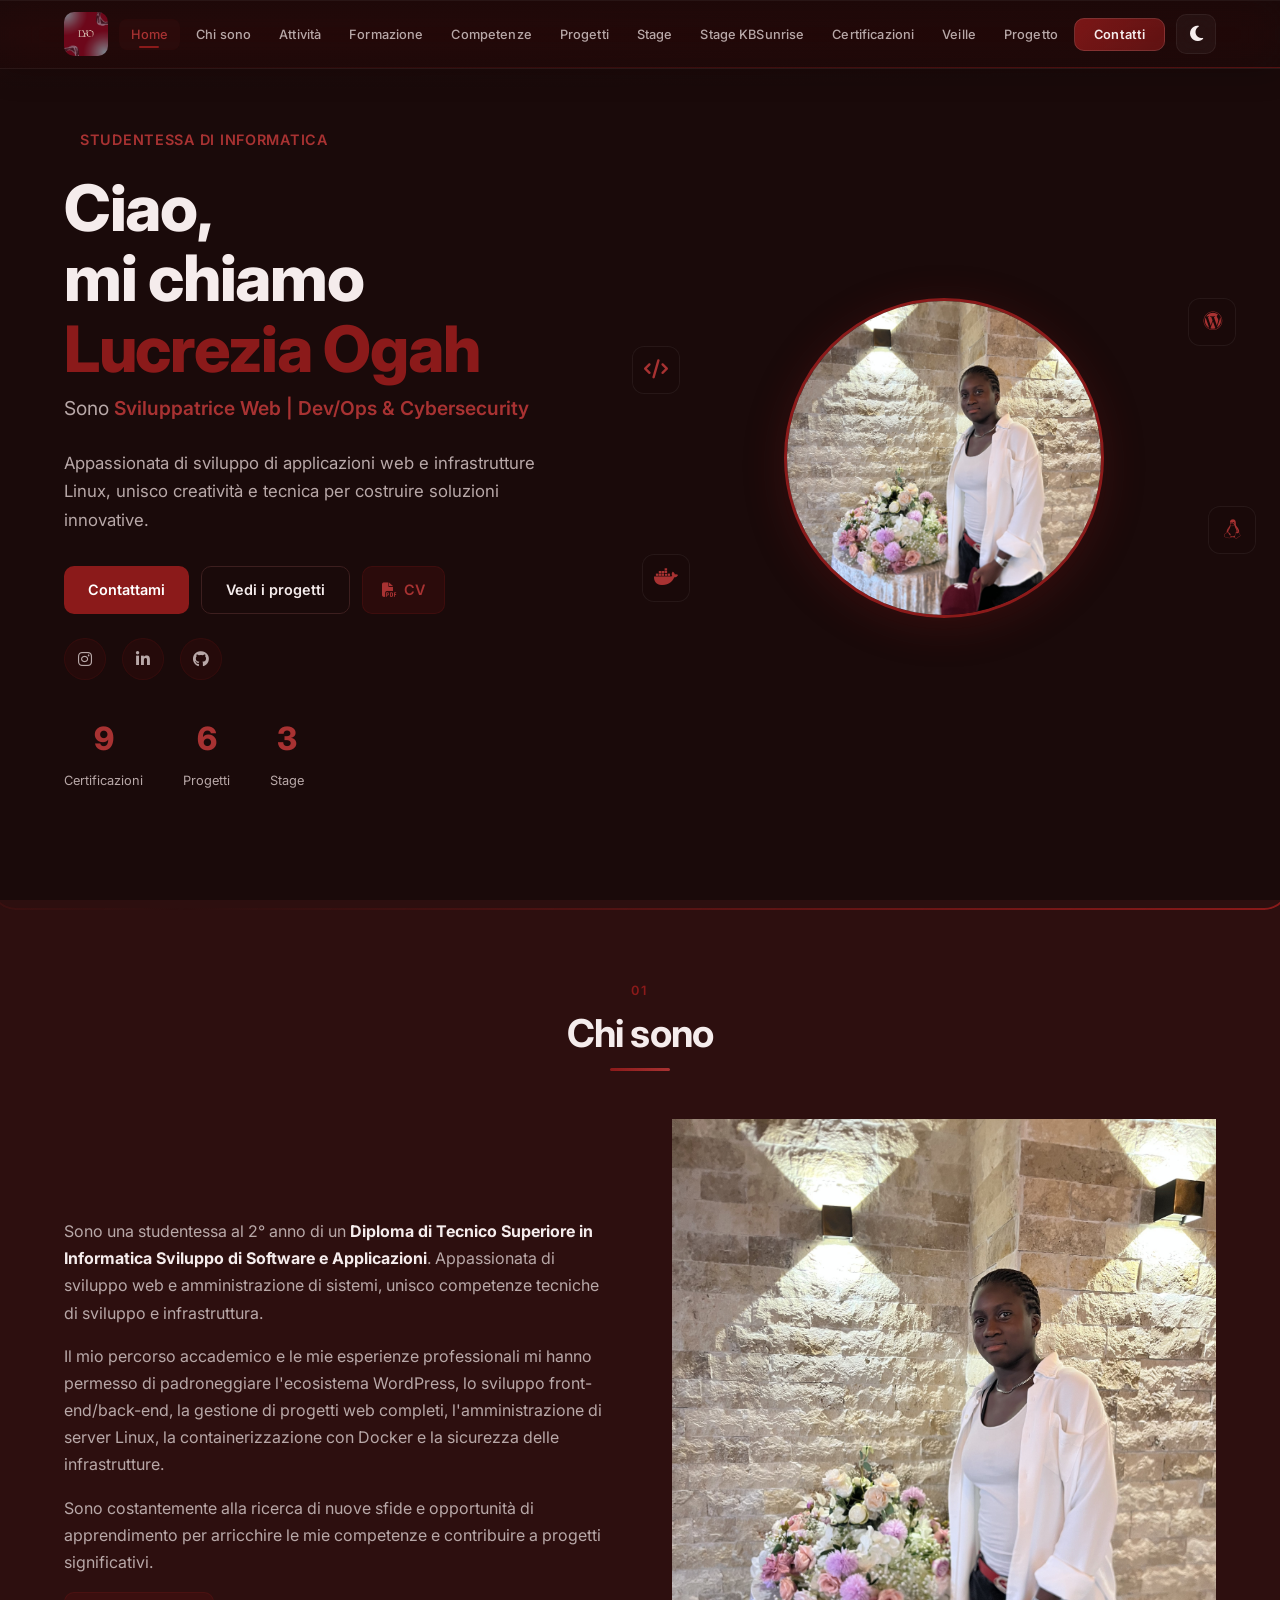
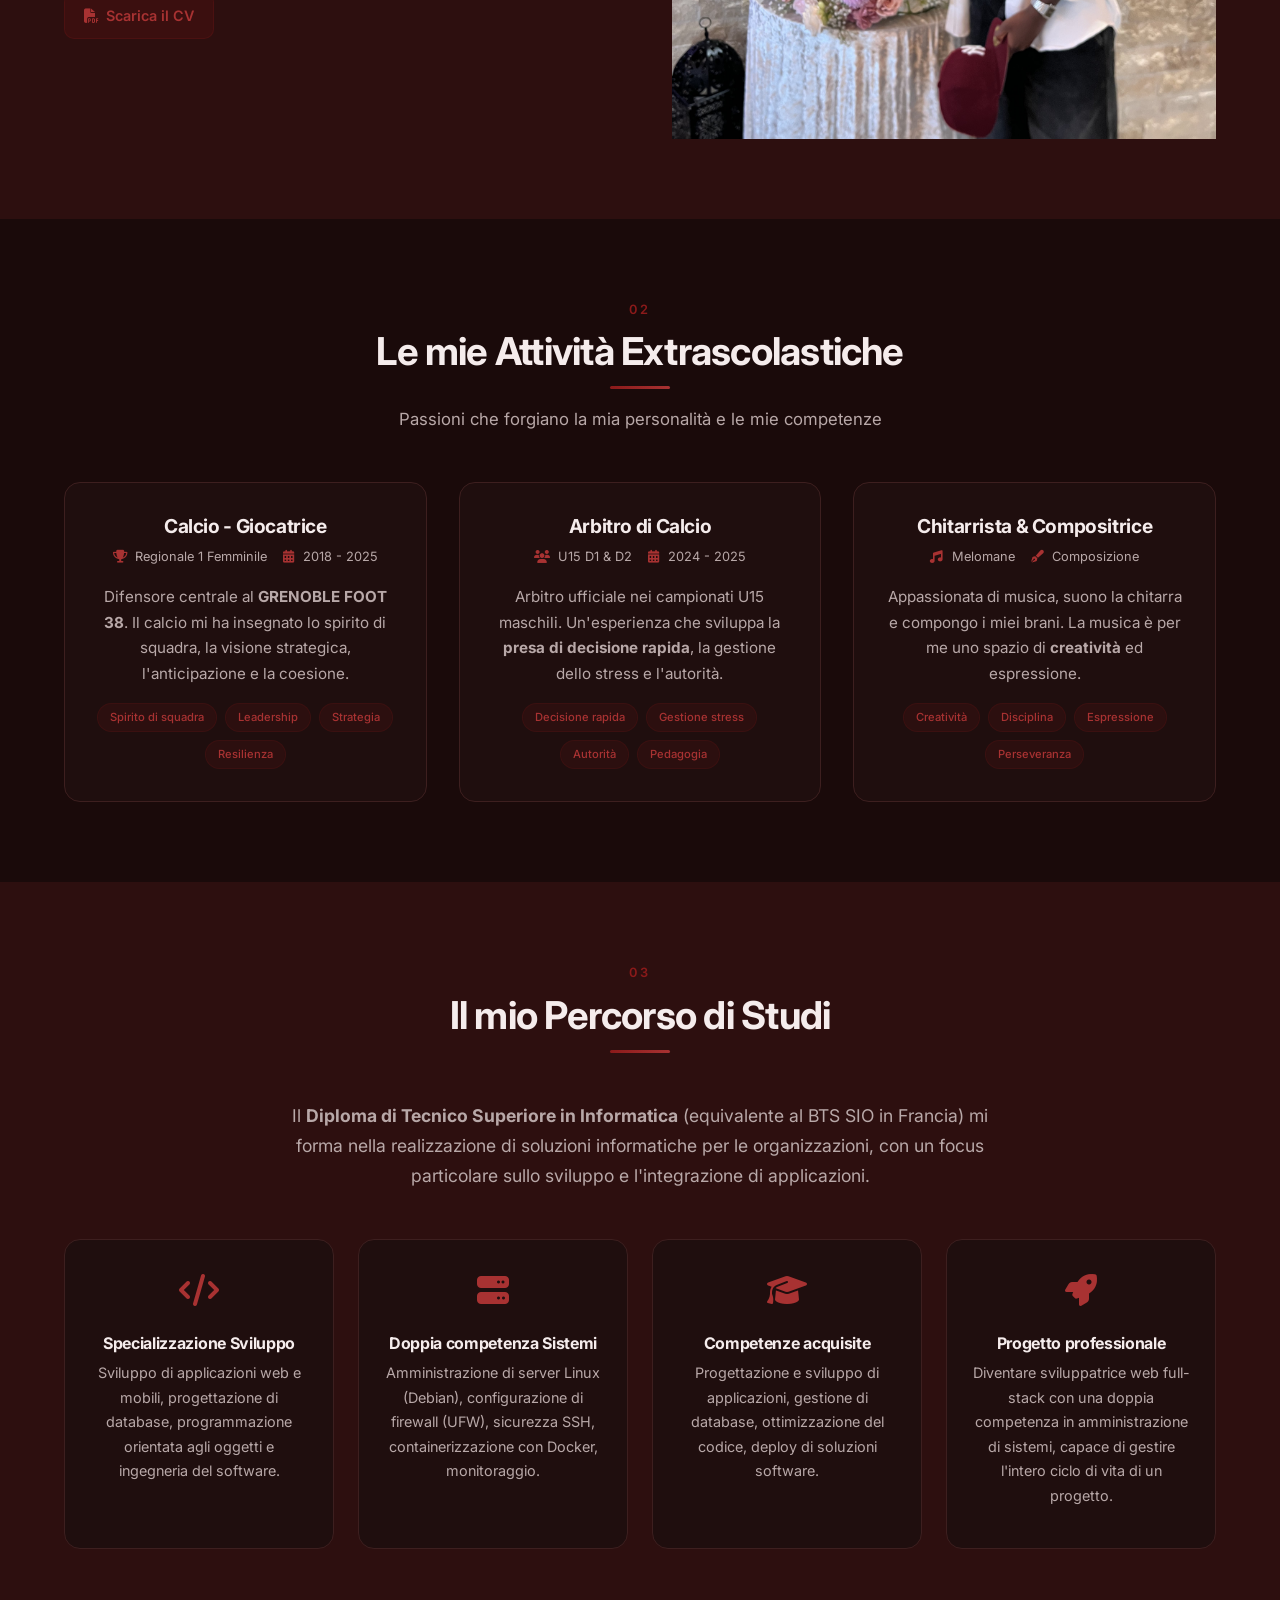
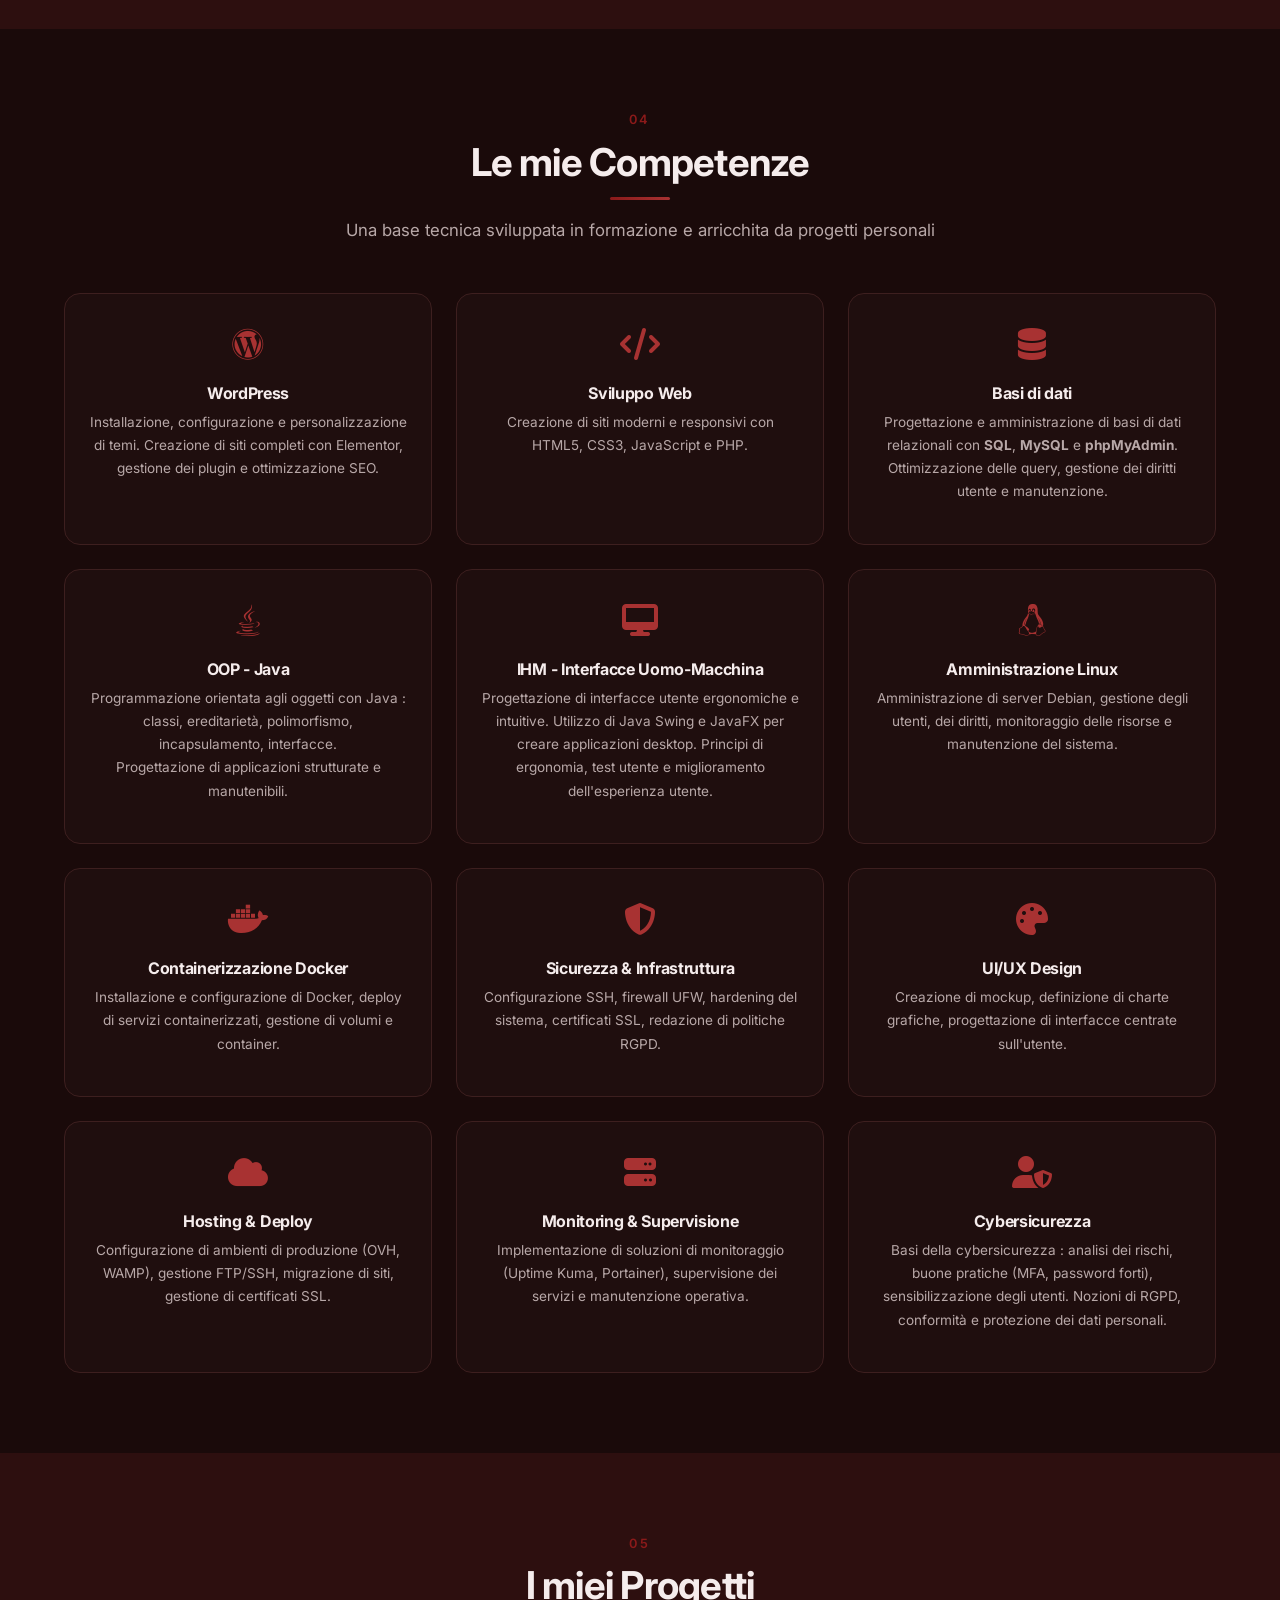
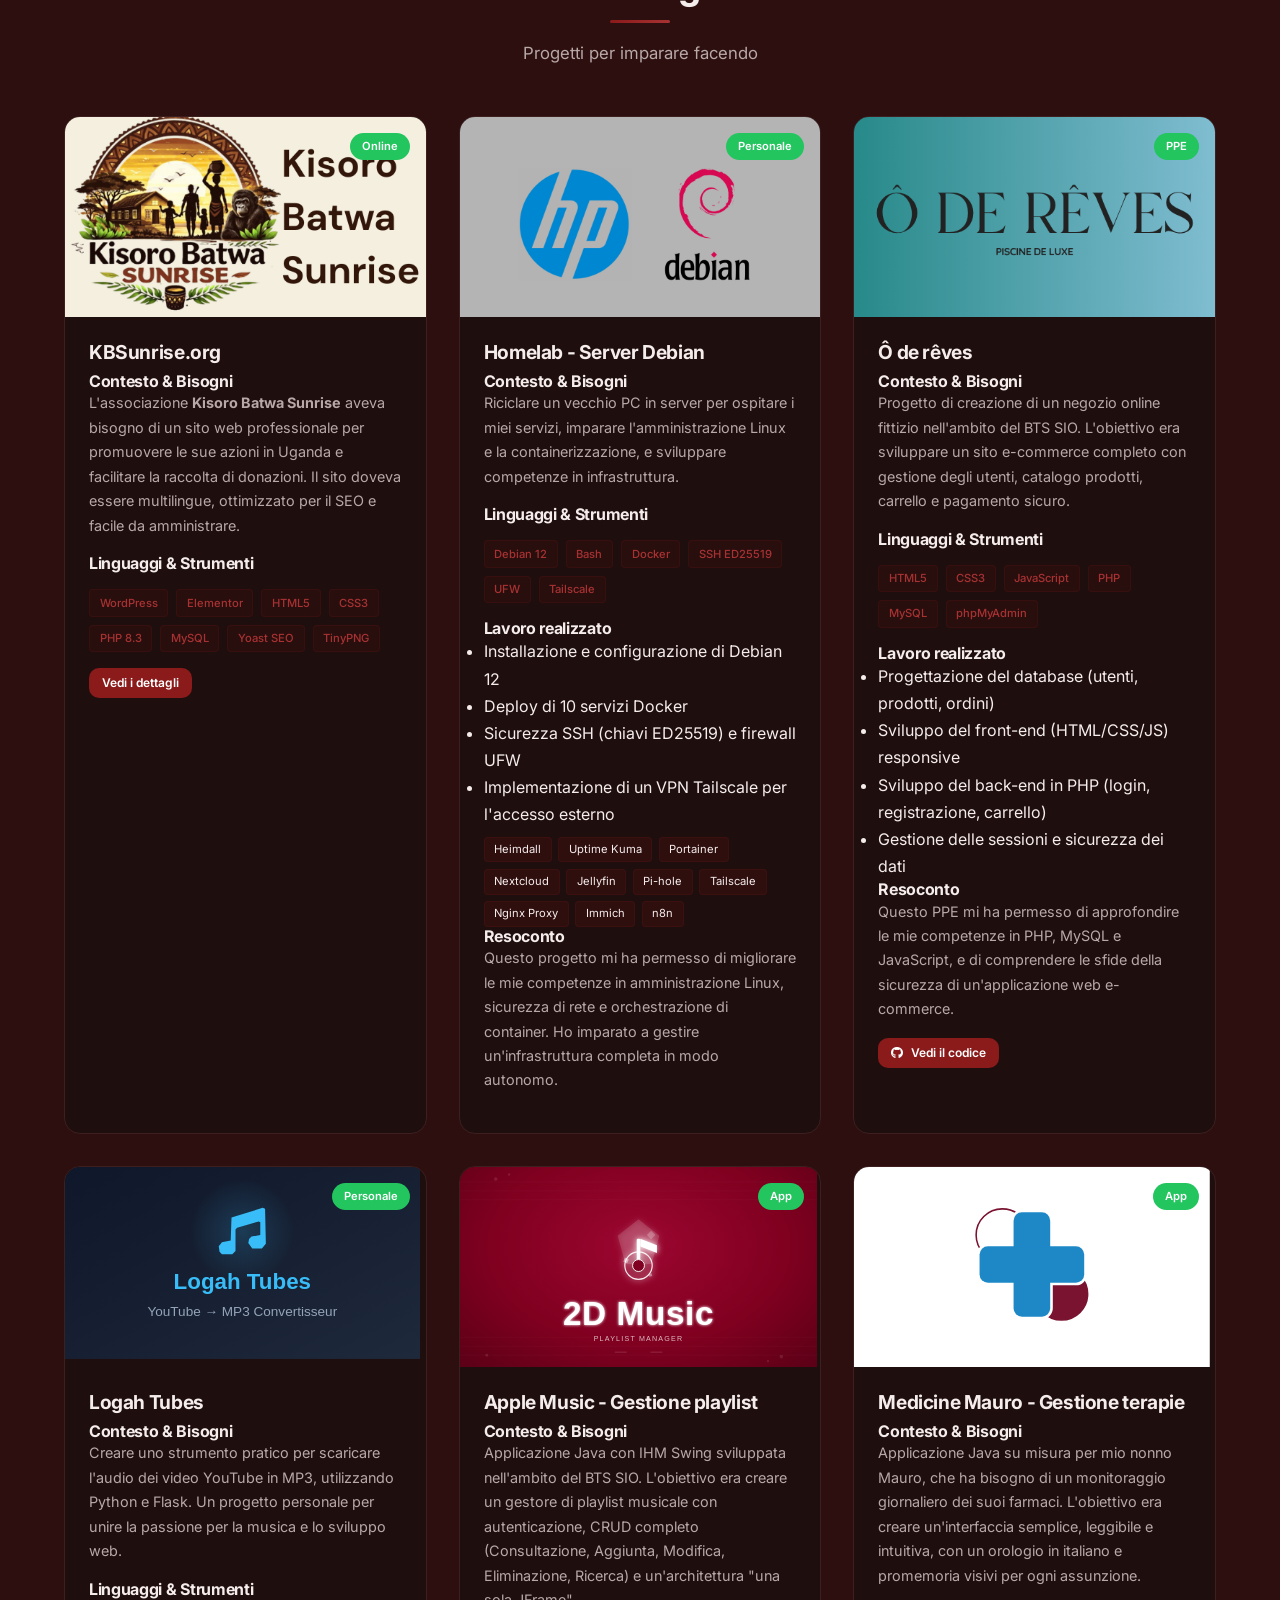
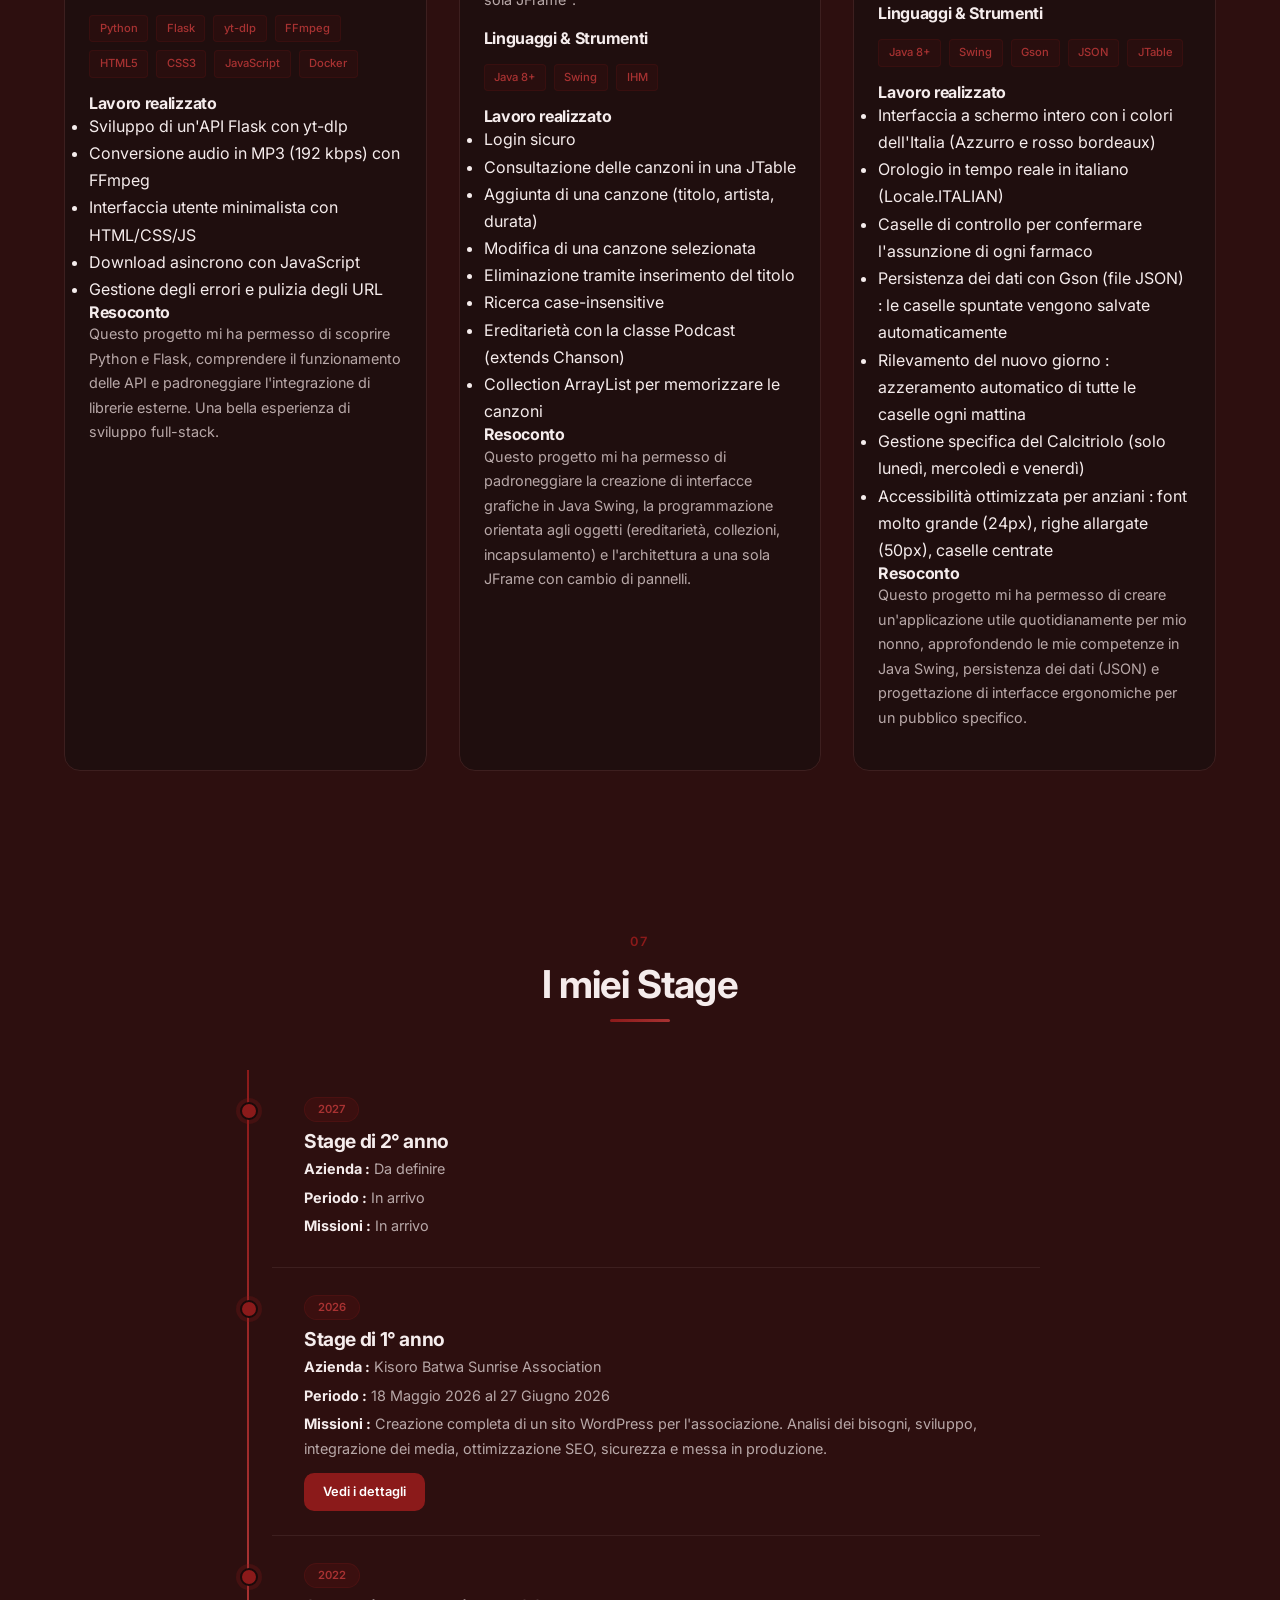
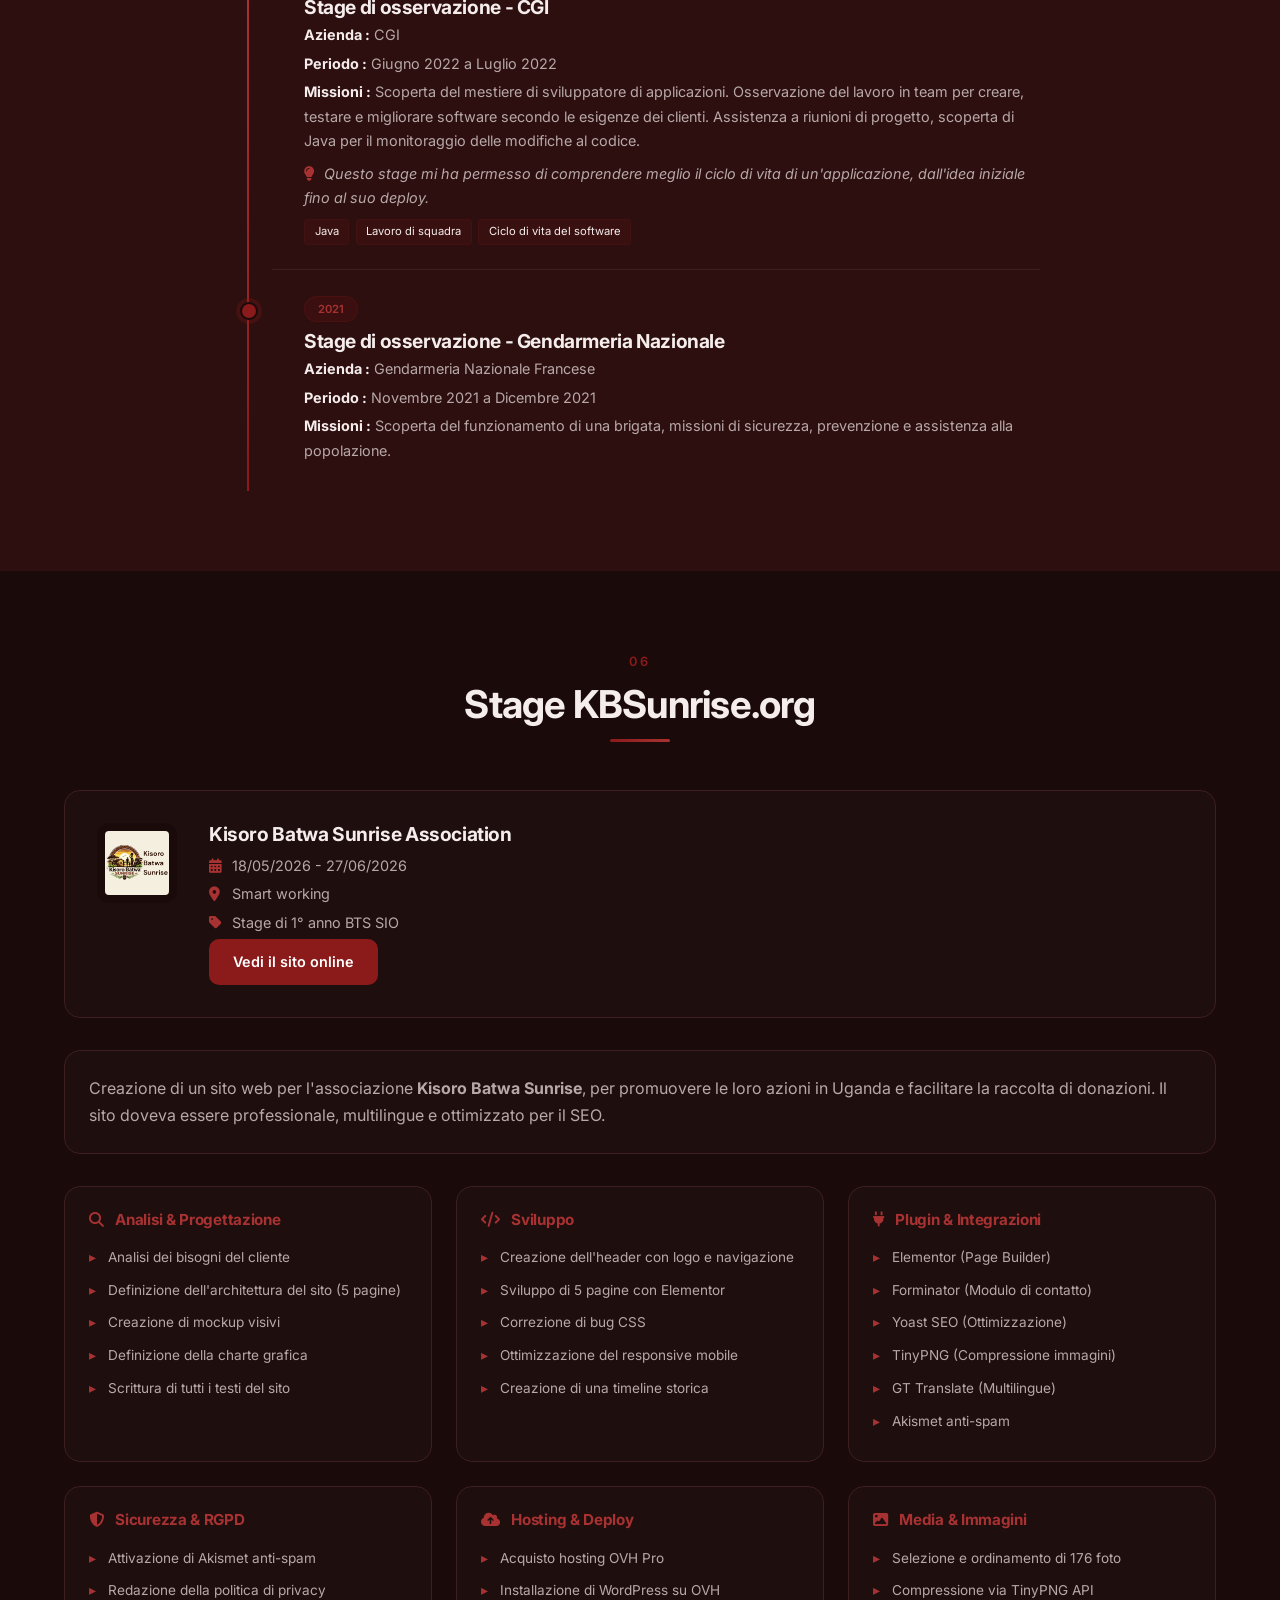
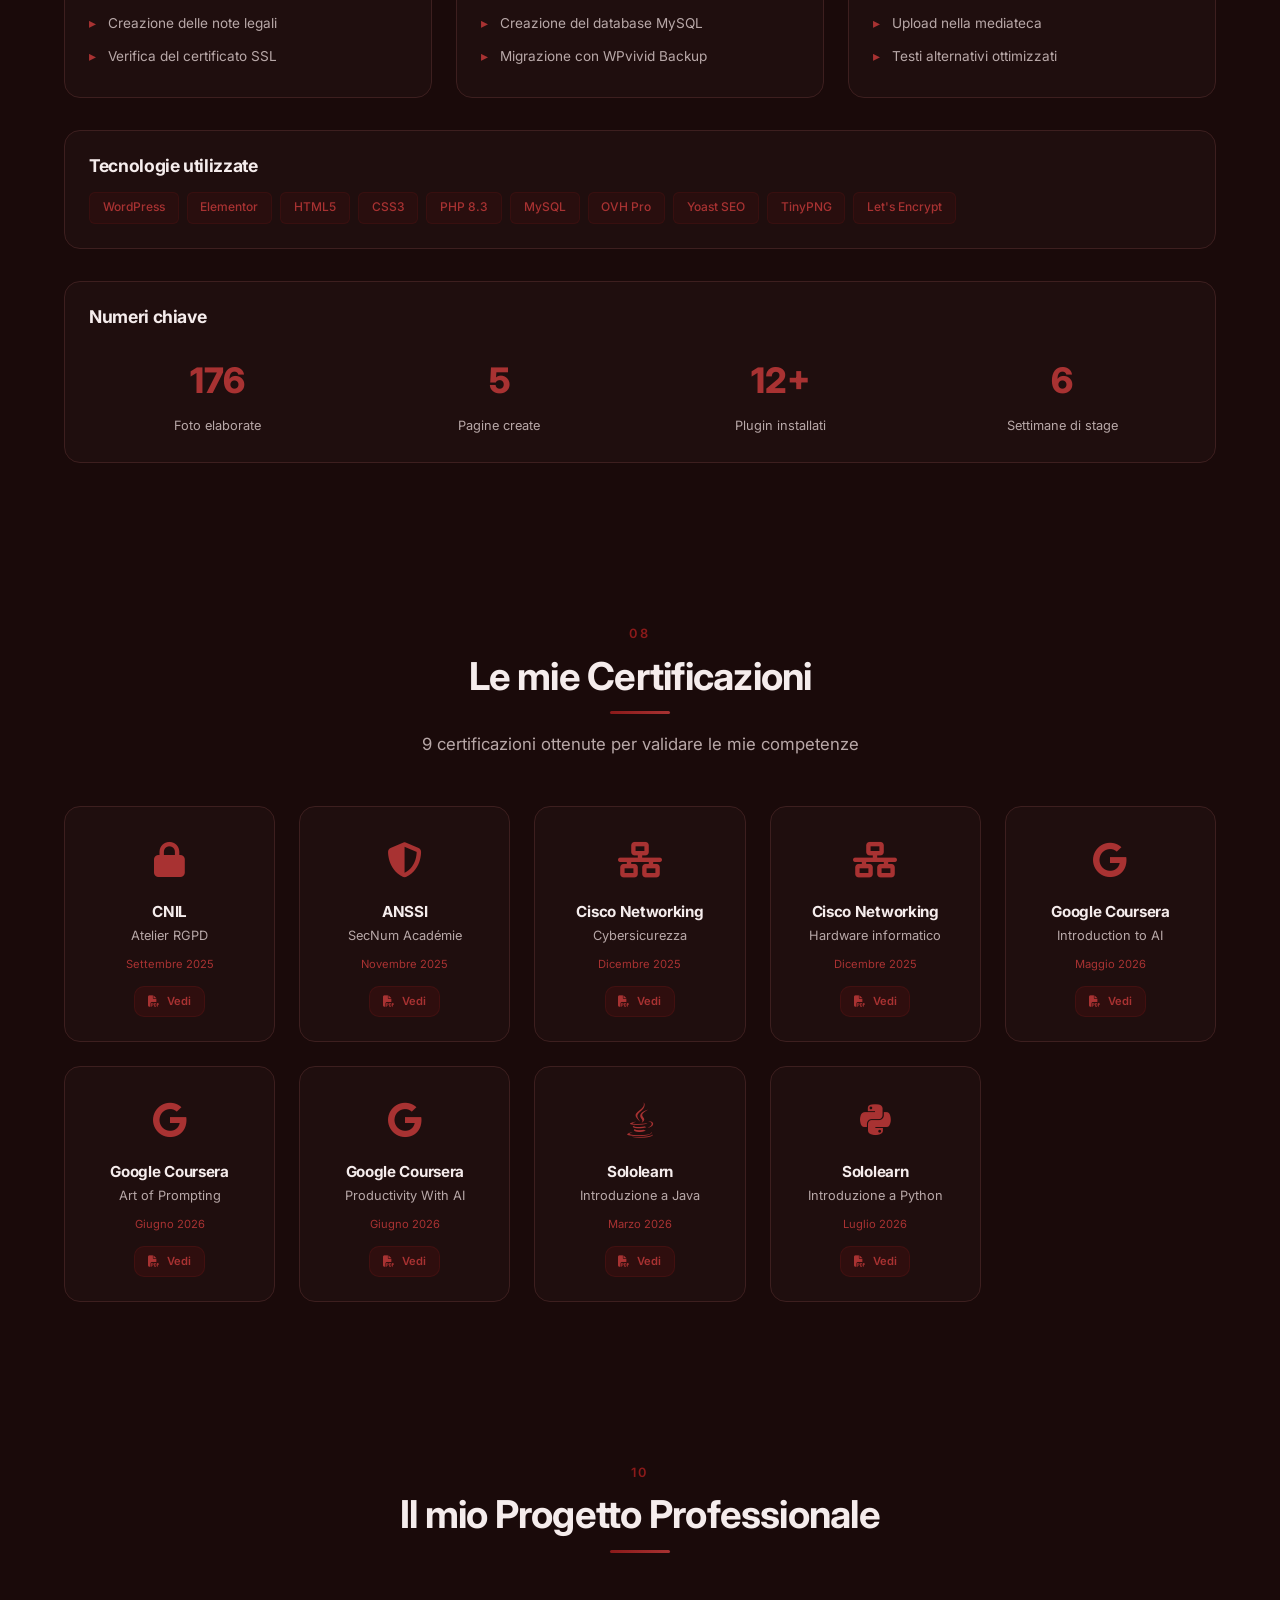
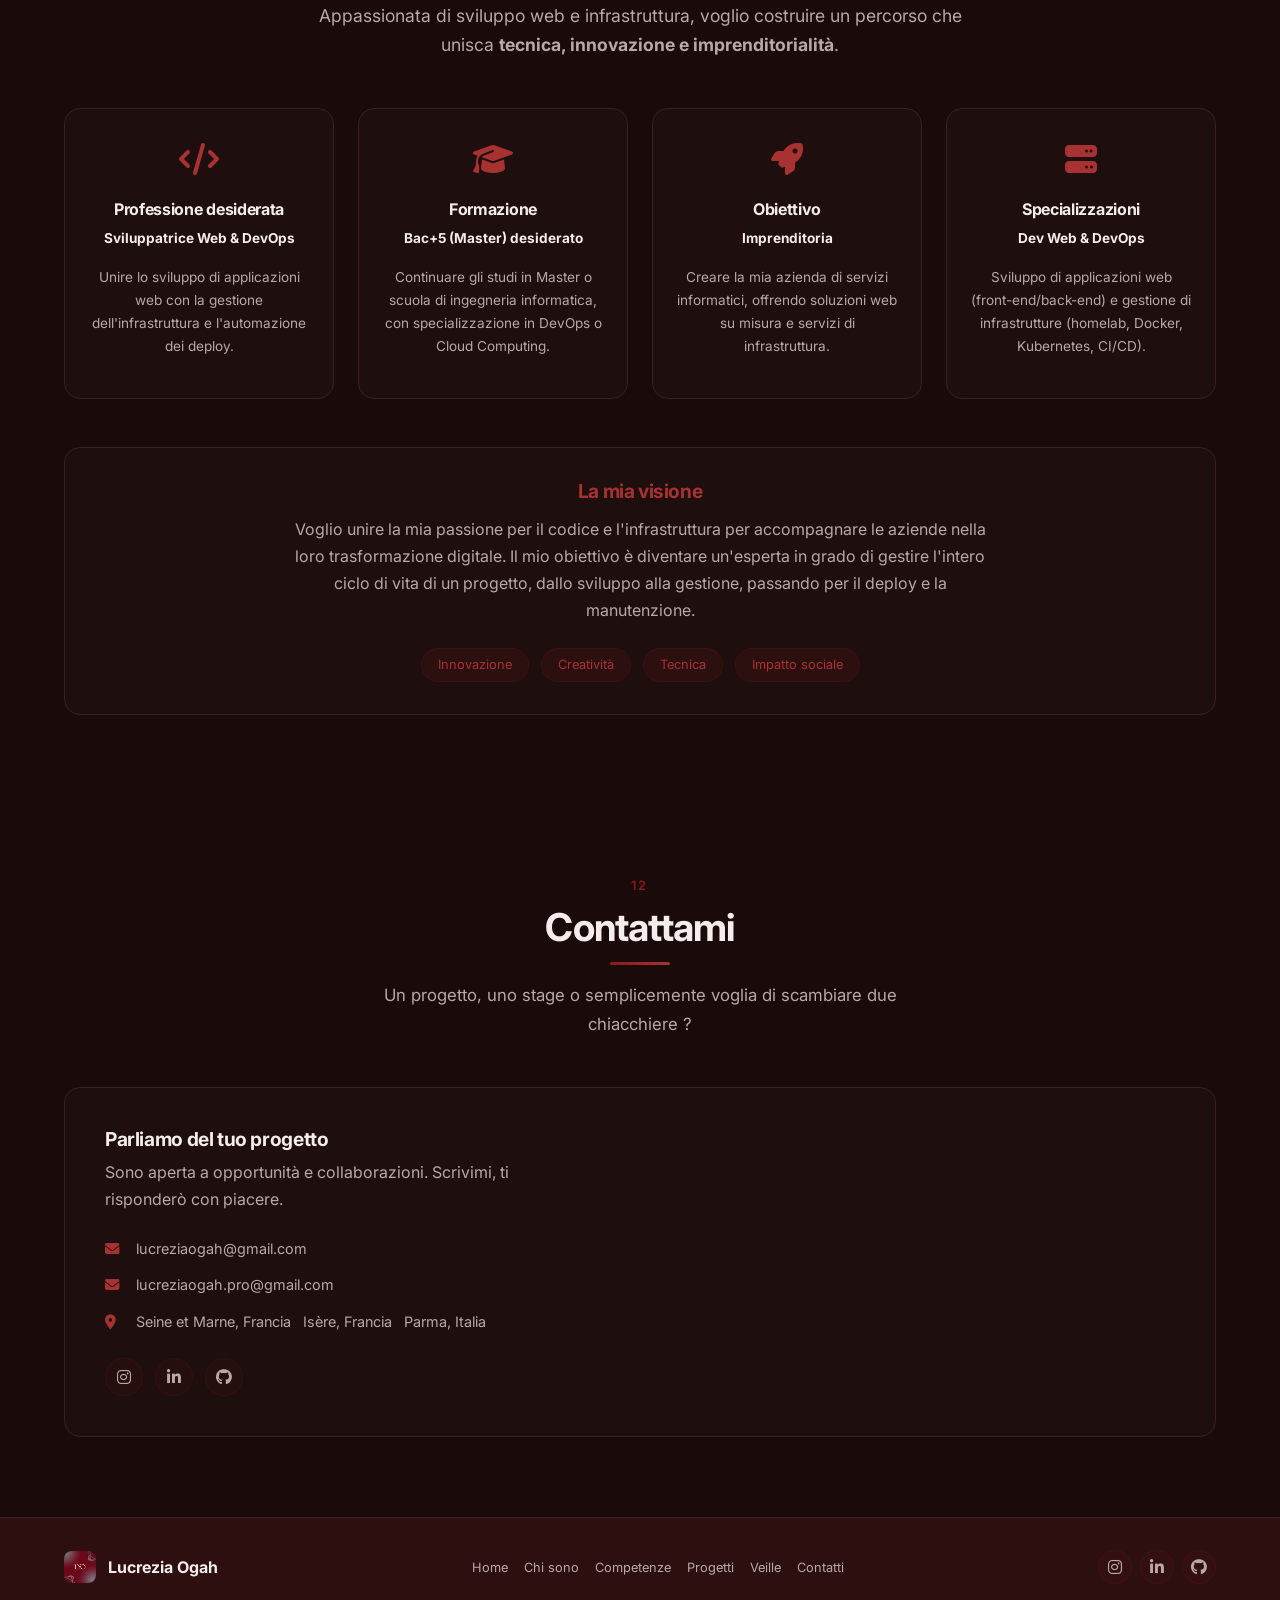
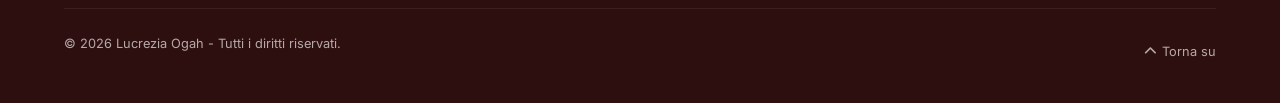
<file: index.html>
<!DOCTYPE html>
<html lang="it">
<head>
    <meta charset="UTF-8">
    <meta name="viewport" content="width=device-width, initial-scale=1.0">
    <title>Lucrezia Ogah - Portfolio</title>
    <link rel="stylesheet" href="style.css">
    <link rel="icon" href="image/Lyo.png">
    <link rel="stylesheet" href="https://cdnjs.cloudflare.com/ajax/libs/font-awesome/6.5.0/css/all.min.css">
    <link href="https://fonts.googleapis.com/css2?family=Inter:wght@300;400;500;600;700;800;900&display=swap" rel="stylesheet">
</head>
<body>

    <!-- HEADER -->
    <header id="main-header">
        <div class="conteneur">
            <nav>
                <div class="logo">
                    <img src="image/Lyo.png" alt="Logo LYO">
                </div>
                <ul class="liens-nav" id="nav-menu">
                    <li><a href="#accueil" class="actif">Home</a></li>
                    <li><a href="#apropos">Chi sono</a></li>
                    <li><a href="#activites">Attività</a></li>
                    <li><a href="#bts">Formazione</a></li>
                    <li><a href="#competences">Competenze</a></li>
                    <li><a href="#projets">Progetti</a></li>
                    <li><a href="#stages">Stage</a></li>
                    <li><a href="#stage">Stage KBSunrise</a></li>
                    <li><a href="#certifications">Certificazioni</a></li>
                    <li><a href="VeilleTechnoLucre.html">Veille</a></li>
                    <li><a href="#projetpro">Progetto</a></li>
                    <li><a href="#contact" class="nav-cta">Contatti</a></li>
                </ul>
                <div class="nav-actions">
                    <button id="theme-toggle" class="theme-toggle" aria-label="Cambia tema">
                        <i class="fas fa-moon"></i>
                    </button>
                    <div class="burger" id="burger-menu">
                        <span></span>
                        <span></span>
                        <span></span>
                    </div>
                </div>
            </nav>
        </div>
    </header>

    <!-- HERO -->
    <section id="accueil" class="hero">
        <div class="conteneur">
            <div class="contenu-hero">
                <span class="hero-badge">Studentessa di Informatica</span>
                <h1>Ciao,<br> mi chiamo <span style="color: var(--accent);">Lucrezia Ogah</span></h1>
                <div class="machine-a-ecrire">Sono <span>Sviluppatrice Web | Dev/Ops & Cybersecurity</span></div>
                <p class="hero-description">Appassionata di sviluppo di applicazioni web e infrastrutture Linux, unisco creatività e tecnica per costruire soluzioni innovative.</p>
                <div class="boutons-cta">
                    <a href="#contact" class="btn btn-principal">Contattami</a>
                    <a href="#projets" class="btn btn-secondaire">Vedi i progetti</a>
                    <a href="image/CV_LucreziaOgah.pdf" target="_blank" class="btn btn-cv"><i class="fas fa-file-pdf"></i> CV</a>
                </div>
                <div class="liens-sociaux">
                    <a href="https://www.instagram.com/lyo.dev/" aria-label="Instagram"><i class="fab fa-instagram"></i></a>
                    <a href="https://www.linkedin.com/in/lucrezia-ogah-a3b02b330/" target="_blank" aria-label="LinkedIn"><i class="fab fa-linkedin-in"></i></a>
                    <a href="https://github.com/Lyo563" target="_blank" aria-label="GitHub"><i class="fab fa-github"></i></a>
                </div>
                <div class="hero-stats">
                    <div class="hero-stat">
                        <span class="stat-number">9</span>
                        <span class="stat-label">Certificazioni</span>
                    </div>
                    <div class="hero-stat">
                        <span class="stat-number">6</span>
                        <span class="stat-label">Progetti</span>
                    </div>
                    <div class="hero-stat">
                        <span class="stat-number">3</span>
                        <span class="stat-label">Stage</span>
                    </div>
                </div>
            </div>
            <div class="hero-image">
                <div class="hero-avatar">
                    <img src="image/Lucrezia.jpeg" alt="Lucrezia Ogah">
                    <div class="avatar-ring"></div>
                </div>
                <div class="hero-floating-icons">
                    <div class="float-icon"><i class="fab fa-wordpress"></i></div>
                    <div class="float-icon"><i class="fab fa-linux"></i></div>
                    <div class="float-icon"><i class="fab fa-docker"></i></div>
                    <div class="float-icon"><i class="fas fa-code"></i></div>
                </div>
            </div>
        </div>
    </section>

    <!-- CHI SONO -->
    <section id="apropos" class="apropos">
        <div class="conteneur">
            <div class="section-header">
                <span class="section-number">01</span>
                <h2>Chi sono</h2>
                <div class="section-line"></div>
            </div>
            <div class="contenu-apropos">
                <div class="texte-apropos">
                    <p>Sono una studentessa al 2° anno di un <strong>Diploma di Tecnico Superiore in Informatica Sviluppo di Software e Applicazioni</strong>. Appassionata di sviluppo web e amministrazione di sistemi, unisco competenze tecniche di sviluppo e infrastruttura.</p>
                    <p>Il mio percorso accademico e le mie esperienze professionali mi hanno permesso di padroneggiare l'ecosistema WordPress, lo sviluppo front-end/back-end, la gestione di progetti web completi, l'amministrazione di server Linux, la containerizzazione con Docker e la sicurezza delle infrastrutture.</p>
                    <p>Sono costantemente alla ricerca di nuove sfide e opportunità di apprendimento per arricchire le mie competenze e contribuire a progetti significativi.</p>
                    <div class="apropos-cta">
                        <a href="image/CV_LucreziaOgah.pdf" target="_blank" class="btn btn-cv"><i class="fas fa-file-pdf"></i> Scarica il CV</a>
                    </div>
                </div>
                <img src="image/Lucrezia.jpeg" alt="Lucrezia Ogah">
                <div class="image-border"></div>
            </div>
        </div>
    </section>

    <!-- ATTIVITÀ -->
    <section id="activites" class="activites">
        <div class="conteneur">
            <div class="section-header">
                <span class="section-number">02</span>
                <h2>Le mie Attività Extrascolastiche</h2>
                <div class="section-line"></div>
                <p class="section-subtitle">Passioni che forgiano la mia personalità e le mie competenze</p>
            </div>
            <div class="grille-activites">
                <div class="carte-activite">
                    <h3>Calcio - Giocatrice</h3>
                    <div class="activite-meta">
                        <span><i class="fas fa-trophy"></i> Regionale 1 Femminile</span>
                        <span><i class="fas fa-calendar-alt"></i> 2018 - 2025</span>
                    </div>
                    <p>Difensore centrale al <strong>GRENOBLE FOOT 38</strong>. Il calcio mi ha insegnato lo spirito di squadra, la visione strategica, l'anticipazione e la coesione.</p>
                    <div class="competences-acquises">
                        <span>Spirito di squadra</span>
                        <span>Leadership</span>
                        <span>Strategia</span>
                        <span>Resilienza</span>
                    </div>
                </div>
                <div class="carte-activite">
                    <h3>Arbitro di Calcio</h3>
                    <div class="activite-meta">
                        <span><i class="fas fa-users"></i> U15 D1 & D2</span>
                        <span><i class="fas fa-calendar-alt"></i> 2024 - 2025</span>
                    </div>
                    <p>Arbitro ufficiale nei campionati U15 maschili. Un'esperienza che sviluppa la <strong>presa di decisione rapida</strong>, la gestione dello stress e l'autorità.</p>
                    <div class="competences-acquises">
                        <span>Decisione rapida</span>
                        <span>Gestione stress</span>
                        <span>Autorità</span>
                        <span>Pedagogia</span>
                    </div>
                </div>
                <div class="carte-activite">
                    <h3>Chitarrista & Compositrice</h3>
                    <div class="activite-meta">
                        <span><i class="fas fa-music"></i> Melomane</span>
                        <span><i class="fas fa-pen-fancy"></i> Composizione</span>
                    </div>
                    <p>Appassionata di musica, suono la chitarra e compongo i miei brani. La musica è per me uno spazio di <strong>creatività</strong> ed espressione.</p>
                    <div class="competences-acquises">
                        <span>Creatività</span>
                        <span>Disciplina</span>
                        <span>Espressione</span>
                        <span>Perseveranza</span>
                    </div>
                </div>
            </div>
        </div>
    </section>

    <!-- FORMAZIONE (adattata per l'Italia) -->
    <section id="bts" class="bts">
        <div class="conteneur">
            <div class="section-header">
                <span class="section-number">03</span>
                <h2>Il mio Percorso di Studi</h2>
                <div class="section-line"></div>
            </div>
            <div class="contenu-bts">
                <p class="bts-intro">
                    Il <strong>Diploma di Tecnico Superiore in Informatica</strong> (equivalente al BTS SIO in Francia) mi forma nella realizzazione di soluzioni informatiche per le organizzazioni, con un focus particolare sullo sviluppo e l'integrazione di applicazioni.
                </p>
                <div class="details-bts">
                    <div class="carte-bts">
                        <div class="carte-bts-icon"><i class="fas fa-code"></i></div>
                        <h3>Specializzazione Sviluppo</h3>
                        <p>Sviluppo di applicazioni web e mobili, progettazione di database, programmazione orientata agli oggetti e ingegneria del software.</p>
                    </div>
                    <div class="carte-bts">
                        <div class="carte-bts-icon"><i class="fas fa-server"></i></div>
                        <h3>Doppia competenza Sistemi</h3>
                        <p>Amministrazione di server Linux (Debian), configurazione di firewall (UFW), sicurezza SSH, containerizzazione con Docker, monitoraggio.</p>
                    </div>
                    <div class="carte-bts">
                        <div class="carte-bts-icon"><i class="fas fa-graduation-cap"></i></div>
                        <h3>Competenze acquisite</h3>
                        <p>Progettazione e sviluppo di applicazioni, gestione di database, ottimizzazione del codice, deploy di soluzioni software.</p>
                    </div>
                    <div class="carte-bts">
                        <div class="carte-bts-icon"><i class="fas fa-rocket"></i></div>
                        <h3>Progetto professionale</h3>
                        <p>Diventare sviluppatrice web full-stack con una doppia competenza in amministrazione di sistemi, capace di gestire l'intero ciclo di vita di un progetto.</p>
                    </div>
                </div>
            </div>
        </div>
    </section>

    <!-- COMPETENZE -->
    <section id="competences" class="competences">
        <div class="conteneur">
            <div class="section-header">
                <span class="section-number">04</span>
                <h2>Le mie Competenze</h2>
                <div class="section-line"></div>
                <p class="section-subtitle">Una base tecnica sviluppata in formazione e arricchita da progetti personali</p>
            </div>
            <div class="grille-competences">
                <div class="carte-competence">
                    <div class="icone-competence"><i class="fab fa-wordpress"></i></div>
                    <h3>WordPress</h3>
                    <p>Installazione, configurazione e personalizzazione di temi. Creazione di siti completi con Elementor, gestione dei plugin e ottimizzazione SEO.</p>
                </div>
                <div class="carte-competence">
                    <div class="icone-competence"><i class="fas fa-code"></i></div>
                    <h3>Sviluppo Web</h3>
                    <p>Creazione di siti moderni e responsivi con HTML5, CSS3, JavaScript e PHP.</p>
                </div>
                <div class="carte-competence">
                    <div class="icone-competence"><i class="fas fa-database"></i></div>
                    <h3>Basi di dati</h3>
                    <p>Progettazione e amministrazione di basi di dati relazionali con <strong>SQL</strong>, <strong>MySQL</strong> e <strong>phpMyAdmin</strong>. Ottimizzazione delle query, gestione dei diritti utente e manutenzione.</p>
                </div>
                <div class="carte-competence">
                    <div class="icone-competence"><i class="fab fa-java"></i></div>
                    <h3>OOP - Java</h3>
                    <p>Programmazione orientata agli oggetti con Java : classi, ereditarietà, polimorfismo, incapsulamento, interfacce.<br>Progettazione di applicazioni strutturate e manutenibili.</p>
                </div>
                <div class="carte-competence">
                    <div class="icone-competence"><i class="fas fa-desktop"></i></div>
                    <h3>IHM - Interfacce Uomo-Macchina</h3>
                    <p>Progettazione di interfacce utente ergonomiche e intuitive. Utilizzo di Java Swing e JavaFX per creare applicazioni desktop. Principi di ergonomia, test utente e miglioramento dell'esperienza utente.</p>
                </div>
                <div class="carte-competence">
                    <div class="icone-competence"><i class="fab fa-linux"></i></div>
                    <h3>Amministrazione Linux</h3>
                    <p>Amministrazione di server Debian, gestione degli utenti, dei diritti, monitoraggio delle risorse e manutenzione del sistema.</p>
                </div>
                <div class="carte-competence">
                    <div class="icone-competence"><i class="fab fa-docker"></i></div>
                    <h3>Containerizzazione Docker</h3>
                    <p>Installazione e configurazione di Docker, deploy di servizi containerizzati, gestione di volumi e container.</p>
                </div>
                <div class="carte-competence">
                    <div class="icone-competence"><i class="fas fa-shield-alt"></i></div>
                    <h3>Sicurezza & Infrastruttura</h3>
                    <p>Configurazione SSH, firewall UFW, hardening del sistema, certificati SSL, redazione di politiche RGPD.</p>
                </div>
                <div class="carte-competence">
                    <div class="icone-competence"><i class="fas fa-palette"></i></div>
                    <h3>UI/UX Design</h3>
                    <p>Creazione di mockup, definizione di charte grafiche, progettazione di interfacce centrate sull'utente.</p>
                </div>
                <div class="carte-competence">
                    <div class="icone-competence"><i class="fas fa-cloud"></i></div>
                    <h3>Hosting & Deploy</h3>
                    <p>Configurazione di ambienti di produzione (OVH, WAMP), gestione FTP/SSH, migrazione di siti, gestione di certificati SSL.</p>
                </div>
                <div class="carte-competence">
                    <div class="icone-competence"><i class="fas fa-server"></i></div>
                    <h3>Monitoring & Supervisione</h3>
                    <p>Implementazione di soluzioni di monitoraggio (Uptime Kuma, Portainer), supervisione dei servizi e manutenzione operativa.</p>
                </div>
                <div class="carte-competence">
                    <div class="icone-competence"><i class="fas fa-user-shield"></i></div>
                    <h3>Cybersicurezza</h3>
                    <p>Basi della cybersicurezza : analisi dei rischi, buone pratiche (MFA, password forti), sensibilizzazione degli utenti. Nozioni di RGPD, conformità e protezione dei dati personali.</p>
                </div>
            </div>
        </div>
    </section>

    <!-- PROGETTI -->
    <section id="projets" class="projets">
        <div class="conteneur">
            <div class="section-header">
                <span class="section-number">05</span>
                <h2>I miei Progetti</h2>
                <div class="section-line"></div>
                <p class="section-subtitle">Progetti per imparare facendo</p>
            </div>
            <div class="grille-projets">
                <!-- Progetto 1 -->
                <div class="carte-projet">
                    <div class="image-projet">
                        <img src="image/Kisoro Batwa Sunrise (2).png" alt="KBSunrise.org">
                        <span class="badge-projet">Online</span>
                    </div>
                    <div class="contenu-projet">
                        <h3>KBSunrise.org</h3>
                        <div class="projet-details">
                            <div class="projet-section">
                                <h4>Contesto & Bisogni</h4>
                                <p>L'associazione <strong>Kisoro Batwa Sunrise</strong> aveva bisogno di un sito web professionale per promuovere le sue azioni in Uganda e facilitare la raccolta di donazioni. Il sito doveva essere multilingue, ottimizzato per il SEO e facile da amministrare.</p>
                            </div>
                            <div class="projet-section">
                                <h4>Linguaggi & Strumenti</h4>
                                <div class="tech-projet">
                                    <span>WordPress</span>
                                    <span>Elementor</span>
                                    <span>HTML5</span>
                                    <span>CSS3</span>
                                    <span>PHP 8.3</span>
                                    <span>MySQL</span>
                                    <span>Yoast SEO</span>
                                    <span>TinyPNG</span>
                                </div>
                            </div>
                            <div style="display:flex; gap:0.5rem; flex-wrap:wrap; margin-top:0.5rem;">
                                <a href="#stage" class="btn btn-projet" style="font-size:0.75rem; padding:0.3rem 0.8rem;">Vedi i dettagli</a>
                            </div>
                        </div>
                    </div>
                </div>
                <!-- Progetto 2 -->
                <div class="carte-projet">
                    <div class="image-projet">
                        <img src="image/HpDebian.png" alt="Serveur HP Debian">
                        <span class="badge-projet">Personale</span>
                    </div>
                    <div class="contenu-projet">
                        <h3>Homelab - Server Debian</h3>
                        <div class="projet-details">
                            <div class="projet-section">
                                <h4>Contesto & Bisogni</h4>
                                <p>Riciclare un vecchio PC in server per ospitare i miei servizi, imparare l'amministrazione Linux e la containerizzazione, e sviluppare competenze in infrastruttura.</p>
                            </div>
                            <div class="projet-section">
                                <h4>Linguaggi & Strumenti</h4>
                                <div class="tech-projet">
                                    <span>Debian 12</span>
                                    <span>Bash</span>
                                    <span>Docker</span>
                                    <span>SSH ED25519</span>
                                    <span>UFW</span>
                                    <span>Tailscale</span>
                                </div>
                            </div>
                            <div class="projet-section">
                                <h4>Lavoro realizzato</h4>
                                <ul class="projet-liste">
                                    <li>Installazione e configurazione di Debian 12</li>
                                    <li>Deploy di 10 servizi Docker</li>
                                    <li>Sicurezza SSH (chiavi ED25519) e firewall UFW</li>
                                    <li>Implementazione di un VPN Tailscale per l'accesso esterno</li>
                                </ul>
                                <div style="display:flex; flex-wrap:wrap; gap:0.4rem; margin-top:0.5rem;">
                                    <span style="background:rgba(139,26,26,0.15); padding:0.15rem 0.6rem; border-radius:4px; font-size:0.7rem; border:1px solid rgba(139,26,26,0.15);">Heimdall</span>
                                    <span style="background:rgba(139,26,26,0.15); padding:0.15rem 0.6rem; border-radius:4px; font-size:0.7rem; border:1px solid rgba(139,26,26,0.15);">Uptime Kuma</span>
                                    <span style="background:rgba(139,26,26,0.15); padding:0.15rem 0.6rem; border-radius:4px; font-size:0.7rem; border:1px solid rgba(139,26,26,0.15);">Portainer</span>
                                    <span style="background:rgba(139,26,26,0.15); padding:0.15rem 0.6rem; border-radius:4px; font-size:0.7rem; border:1px solid rgba(139,26,26,0.15);">Nextcloud</span>
                                    <span style="background:rgba(139,26,26,0.15); padding:0.15rem 0.6rem; border-radius:4px; font-size:0.7rem; border:1px solid rgba(139,26,26,0.15);">Jellyfin</span>
                                    <span style="background:rgba(139,26,26,0.15); padding:0.15rem 0.6rem; border-radius:4px; font-size:0.7rem; border:1px solid rgba(139,26,26,0.15);">Pi-hole</span>
                                    <span style="background:rgba(139,26,26,0.15); padding:0.15rem 0.6rem; border-radius:4px; font-size:0.7rem; border:1px solid rgba(139,26,26,0.15);">Tailscale</span>
                                    <span style="background:rgba(139,26,26,0.15); padding:0.15rem 0.6rem; border-radius:4px; font-size:0.7rem; border:1px solid rgba(139,26,26,0.15);">Nginx Proxy</span>
                                    <span style="background:rgba(139,26,26,0.15); padding:0.15rem 0.6rem; border-radius:4px; font-size:0.7rem; border:1px solid rgba(139,26,26,0.15);">Immich</span>
                                    <span style="background:rgba(139,26,26,0.15); padding:0.15rem 0.6rem; border-radius:4px; font-size:0.7rem; border:1px solid rgba(139,26,26,0.15);">n8n</span>
                                </div>
                            </div>
                            <div class="projet-section">
                                <h4>Resoconto</h4>
                                <p>Questo progetto mi ha permesso di migliorare le mie competenze in amministrazione Linux, sicurezza di rete e orchestrazione di container. Ho imparato a gestire un'infrastruttura completa in modo autonomo.</p>
                            </div>
                        </div>
                    </div>
                </div>
                <!-- Progetto 3 -->
                <div class="carte-projet">
                    <div class="image-projet">
                        <img src="image/O de reves.png" alt="Ô de reves">
                        <span class="badge-projet">PPE</span>
                    </div>
                    <div class="contenu-projet">
                        <h3>Ô de rêves</h3>
                        <div class="projet-details">
                            <div class="projet-section">
                                <h4>Contesto & Bisogni</h4>
                                <p>Progetto di creazione di un negozio online fittizio nell'ambito del BTS SIO. L'obiettivo era sviluppare un sito e-commerce completo con gestione degli utenti, catalogo prodotti, carrello e pagamento sicuro.</p>
                            </div>
                            <div class="projet-section">
                                <h4>Linguaggi & Strumenti</h4>
                                <div class="tech-projet">
                                    <span>HTML5</span>
                                    <span>CSS3</span>
                                    <span>JavaScript</span>
                                    <span>PHP</span>
                                    <span>MySQL</span>
                                    <span>phpMyAdmin</span>
                                </div>
                            </div>
                            <div class="projet-section">
                                <h4>Lavoro realizzato</h4>
                                <ul class="projet-liste">
                                    <li>Progettazione del database (utenti, prodotti, ordini)</li>
                                    <li>Sviluppo del front-end (HTML/CSS/JS) responsive</li>
                                    <li>Sviluppo del back-end in PHP (login, registrazione, carrello)</li>
                                    <li>Gestione delle sessioni e sicurezza dei dati</li>
                                </ul>
                            </div>
                            <div class="projet-section">
                                <h4>Resoconto</h4>
                                <p>Questo PPE mi ha permesso di approfondire le mie competenze in PHP, MySQL e JavaScript, e di comprendere le sfide della sicurezza di un'applicazione web e-commerce.</p>
                            </div>
                        </div>
                        <div style="display:flex; gap:0.5rem; flex-wrap:wrap; margin-top:0.5rem;">
                            <a href="https://github.com/Lyo563/O-de-reves" target="_blank" class="btn btn-projet" style="font-size:0.75rem; padding:0.3rem 0.8rem;">
                                <i class="fab fa-github"></i> Vedi il codice
                            </a>
                        </div>
                    </div>
                </div>
                <!-- Progetto 4 -->
                <div class="carte-projet">
                    <div class="image-projet">
                        <img src="image/logah_tubes.svg" alt="LogahTubes">
                        <span class="badge-projet">Personale</span>
                    </div>
                    <div class="contenu-projet">
                        <h3>Logah Tubes</h3>
                        <div class="projet-details">
                            <div class="projet-section">
                                <h4>Contesto & Bisogni</h4>
                                <p>Creare uno strumento pratico per scaricare l'audio dei video YouTube in MP3, utilizzando Python e Flask. Un progetto personale per unire la passione per la musica e lo sviluppo web.</p>
                            </div>
                            <div class="projet-section">
                                <h4>Linguaggi & Strumenti</h4>
                                <div class="tech-projet">
                                    <span>Python</span>
                                    <span>Flask</span>
                                    <span>yt-dlp</span>
                                    <span>FFmpeg</span>
                                    <span>HTML5</span>
                                    <span>CSS3</span>
                                    <span>JavaScript</span>
                                    <span>Docker</span>
                                </div>
                            </div>
                            <div class="projet-section">
                                <h4>Lavoro realizzato</h4>
                                <ul class="projet-liste">
                                    <li>Sviluppo di un'API Flask con yt-dlp</li>
                                    <li>Conversione audio in MP3 (192 kbps) con FFmpeg</li>
                                    <li>Interfaccia utente minimalista con HTML/CSS/JS</li>
                                    <li>Download asincrono con JavaScript</li>
                                    <li>Gestione degli errori e pulizia degli URL</li>
                                </ul>
                            </div>
                            <div class="projet-section">
                                <h4>Resoconto</h4>
                                <p>Questo progetto mi ha permesso di scoprire Python e Flask, comprendere il funzionamento delle API e padroneggiare l'integrazione di librerie esterne. Una bella esperienza di sviluppo full-stack.</p>
                            </div>
                        </div>
                    </div>
                </div>
                <!-- Progetto 5 -->
                <div class="carte-projet">
                    <div class="image-projet">
                        <img src="image/music_app_cover_2d_music_.svg" alt="2D Music">
                        <span class="badge-projet">App</span>
                    </div>
                    <div class="contenu-projet">
                        <h3>Apple Music - Gestione playlist</h3>
                        <div class="projet-details">
                            <div class="projet-section">
                                <h4>Contesto & Bisogni</h4>
                                <p>Applicazione Java con IHM Swing sviluppata nell'ambito del BTS SIO. L'obiettivo era creare un gestore di playlist musicale con autenticazione, CRUD completo (Consultazione, Aggiunta, Modifica, Eliminazione, Ricerca) e un'architettura "una sola JFrame".</p>
                            </div>
                            <div class="projet-section">
                                <h4>Linguaggi & Strumenti</h4>
                                <div class="tech-projet">
                                    <span>Java 8+</span>
                                    <span>Swing</span>
                                    <span>IHM</span>
                                </div>
                            </div>
                            <div class="projet-section">
                                <h4>Lavoro realizzato</h4>
                                <ul class="projet-liste">
                                    <li>Login sicuro</li>
                                    <li>Consultazione delle canzoni in una JTable</li>
                                    <li>Aggiunta di una canzone (titolo, artista, durata)</li>
                                    <li>Modifica di una canzone selezionata</li>
                                    <li>Eliminazione tramite inserimento del titolo</li>
                                    <li>Ricerca case-insensitive</li>
                                    <li>Ereditarietà con la classe Podcast (extends Chanson)</li>
                                    <li>Collection ArrayList per memorizzare le canzoni</li>
                                </ul>
                            </div>
                            <div class="projet-section">
                                <h4>Resoconto</h4>
                                <p>Questo progetto mi ha permesso di padroneggiare la creazione di interfacce grafiche in Java Swing, la programmazione orientata agli oggetti (ereditarietà, collezioni, incapsulamento) e l'architettura a una sola JFrame con cambio di pannelli.</p>
                            </div>
                        </div>
                    </div>
                </div>
            <!-- PROGETTO 6 : Medicine Mauro (Java IHM) -->
<div class="carte-projet">
    <div class="image-projet">
        <img src="image/medicine_mauro_logo.svg" alt="Medicine Mauro">
        <span class="badge-projet">App</span>
    </div>
    <div class="contenu-projet">
        <h3>Medicine Mauro - Gestione terapie</h3>
        <div class="projet-details">
            <div class="projet-section">
                <h4>Contesto & Bisogni</h4>
                <p>Applicazione Java su misura per mio nonno Mauro, che ha bisogno di un monitoraggio giornaliero dei suoi farmaci. L'obiettivo era creare un'interfaccia semplice, leggibile e intuitiva, con un orologio in italiano e promemoria visivi per ogni assunzione.</p>
            </div>
            <div class="projet-section">
                <h4>Linguaggi & Strumenti</h4>
                <div class="tech-projet">
                    <span>Java 8+</span>
                    <span>Swing</span>
                    <span>Gson</span>
                    <span>JSON</span>
                    <span>JTable</span>
                </div>
            </div>
            <div class="projet-section">
                <h4>Lavoro realizzato</h4>
                <ul class="projet-liste">
                    <li>Interfaccia a schermo intero con i colori dell'Italia (Azzurro e rosso bordeaux)</li>
                    <li>Orologio in tempo reale in italiano (Locale.ITALIAN)</li>
                    <li>Caselle di controllo per confermare l'assunzione di ogni farmaco</li>
                    <li>Persistenza dei dati con Gson (file JSON) : le caselle spuntate vengono salvate automaticamente</li>
                    <li>Rilevamento del nuovo giorno : azzeramento automatico di tutte le caselle ogni mattina</li>
                    <li>Gestione specifica del Calcitriolo (solo lunedì, mercoledì e venerdì)</li>
                    <li>Accessibilità ottimizzata per anziani : font molto grande (24px), righe allargate (50px), caselle centrate</li>
                </ul>
            </div>
            <div class="projet-section">
                <h4>Resoconto</h4>
                <p>Questo progetto mi ha permesso di creare un'applicazione utile quotidianamente per mio nonno, approfondendo le mie competenze in Java Swing, persistenza dei dati (JSON) e progettazione di interfacce ergonomiche per un pubblico specifico.</p>
            </div>
        </div>
    </div>
</div>
            </div>
        </div>
    </section>

    <!-- STAGES -->
    <section id="stages" class="stages">
        <div class="conteneur">
            <div class="section-header">
                <span class="section-number">07</span>
                <h2>I miei Stage</h2>
                <div class="section-line"></div>
            </div>
            <div class="chronologie">
                <div class="element-chronologie">
                    <div class="contenu-chronologie">
                        <div class="chrono-badge">2027</div>
                        <h3>Stage di 2° anno</h3>
                        <p><strong>Azienda :</strong> Da definire</p>
                        <p><strong>Periodo :</strong> In arrivo</p>
                        <p><strong>Missioni :</strong> In arrivo</p>
                    </div>
                </div>
                <div class="element-chronologie">
                    <div class="contenu-chronologie">
                        <div class="chrono-badge">2026</div>
                        <h3>Stage di 1° anno</h3>
                        <p><strong>Azienda :</strong> Kisoro Batwa Sunrise Association</p>
                        <p><strong>Periodo :</strong> 18 Maggio 2026 al 27 Giugno 2026</p>
                        <p><strong>Missioni :</strong> Creazione completa di un sito WordPress per l'associazione. Analisi dei bisogni, sviluppo, integrazione dei media, ottimizzazione SEO, sicurezza e messa in produzione.</p>
                        <a href="#stage" class="btn btn-projet">Vedi i dettagli</a>
                    </div>
                </div>
                <div class="element-chronologie">
                    <div class="contenu-chronologie">
                        <div class="chrono-badge">2022</div>
                        <h3>Stage di osservazione - CGI</h3>
                        <p><strong>Azienda :</strong> CGI</p>
                        <p><strong>Periodo :</strong> Giugno 2022 a Luglio 2022</p>
                        <p><strong>Missioni :</strong> Scoperta del mestiere di sviluppatore di applicazioni. Osservazione del lavoro in team per creare, testare e migliorare software secondo le esigenze dei clienti. Assistenza a riunioni di progetto, scoperta di Java per il monitoraggio delle modifiche al codice.</p>
                        <p style="font-size:0.9rem; color:var(--texte-muted); margin-top:0.5rem; font-style:italic;">
                            <i class="fas fa-lightbulb" style="color:var(--accent-clair); margin-right:0.3rem;"></i>
                            Questo stage mi ha permesso di comprendere meglio il ciclo di vita di un'applicazione, dall'idea iniziale fino al suo deploy.
                        </p>
                        <div style="display:flex; flex-wrap:wrap; gap:0.4rem; margin-top:0.5rem;">
                            <span style="background:rgba(139,26,26,0.12); padding:0.15rem 0.6rem; border-radius:4px; font-size:0.7rem; border:1px solid rgba(139,26,26,0.12);">Java</span>
                            <span style="background:rgba(139,26,26,0.12); padding:0.15rem 0.6rem; border-radius:4px; font-size:0.7rem; border:1px solid rgba(139,26,26,0.12);">Lavoro di squadra</span>
                            <span style="background:rgba(139,26,26,0.12); padding:0.15rem 0.6rem; border-radius:4px; font-size:0.7rem; border:1px solid rgba(139,26,26,0.12);">Ciclo di vita del software</span>
                        </div>
                    </div>
                </div>
                <div class="element-chronologie">
                    <div class="contenu-chronologie">
                        <div class="chrono-badge">2021</div>
                        <h3>Stage di osservazione - Gendarmeria Nazionale</h3>
                        <p><strong>Azienda :</strong> Gendarmeria Nazionale Francese</p>
                        <p><strong>Periodo :</strong> Novembre 2021 a Dicembre 2021</p>
                        <p><strong>Missioni :</strong> Scoperta del funzionamento di una brigata, missioni di sicurezza, prevenzione e assistenza alla popolazione.</p>
                    </div>
                </div>
            </div>
        </div>
    </section>

    <!-- STAGE KBSUNRISE -->
    <section id="stage" class="stage-detail">
        <div class="conteneur">
            <div class="section-header">
                <span class="section-number">06</span>
                <h2>Stage KBSunrise.org</h2>
                <div class="section-line"></div>
            </div>
            <div class="stage-header">
                <div class="stage-info">
                    <div class="stage-logo">
                        <img src="image/Kisoro Batwa Sunrise (2).png" alt="KBSunrise Logo">
                    </div>
                    <div class="stage-meta">
                        <h3>Kisoro Batwa Sunrise Association</h3>
                        <p><i class="fas fa-calendar-alt"></i> 18/05/2026 - 27/06/2026</p>
                        <p><i class="fas fa-map-marker-alt"></i> Smart working</p>
                        <p><i class="fas fa-tag"></i> Stage di 1° anno BTS SIO</p>
                        <a href="https://kbsunrise.org" target="_blank" class="btn btn-principal">Vedi il sito online</a>
                    </div>
                </div>
            </div>
            <div class="stage-description">
                <p>Creazione di un sito web per l'associazione <strong>Kisoro Batwa Sunrise</strong>, per promuovere le loro azioni in Uganda e facilitare la raccolta di donazioni. Il sito doveva essere professionale, multilingue e ottimizzato per il SEO.</p>
            </div>
            <div class="stage-categories">
                <div class="stage-categorie">
                    <h4><i class="fas fa-search"></i> Analisi & Progettazione</h4>
                    <ul>
                        <li>Analisi dei bisogni del cliente</li>
                        <li>Definizione dell'architettura del sito (5 pagine)</li>
                        <li>Creazione di mockup visivi</li>
                        <li>Definizione della charte grafica</li>
                        <li>Scrittura di tutti i testi del sito</li>
                    </ul>
                </div>
                <div class="stage-categorie">
                    <h4><i class="fas fa-code"></i> Sviluppo</h4>
                    <ul>
                        <li>Creazione dell'header con logo e navigazione</li>
                        <li>Sviluppo di 5 pagine con Elementor</li>
                        <li>Correzione di bug CSS</li>
                        <li>Ottimizzazione del responsive mobile</li>
                        <li>Creazione di una timeline storica</li>
                    </ul>
                </div>
                <div class="stage-categorie">
                    <h4><i class="fas fa-plug"></i> Plugin & Integrazioni</h4>
                    <ul>
                        <li>Elementor (Page Builder)</li>
                        <li>Forminator (Modulo di contatto)</li>
                        <li>Yoast SEO (Ottimizzazione)</li>
                        <li>TinyPNG (Compressione immagini)</li>
                        <li>GT Translate (Multilingue)</li>
                        <li>Akismet anti-spam</li>
                    </ul>
                </div>
                <div class="stage-categorie">
                    <h4><i class="fas fa-shield-alt"></i> Sicurezza & RGPD</h4>
                    <ul>
                        <li>Attivazione di Akismet anti-spam</li>
                        <li>Redazione della politica di privacy</li>
                        <li>Creazione delle note legali</li>
                        <li>Verifica del certificato SSL</li>
                    </ul>
                </div>
                <div class="stage-categorie">
                    <h4><i class="fas fa-cloud-upload-alt"></i> Hosting & Deploy</h4>
                    <ul>
                        <li>Acquisto hosting OVH Pro</li>
                        <li>Installazione di WordPress su OVH</li>
                        <li>Creazione del database MySQL</li>
                        <li>Migrazione con WPvivid Backup</li>
                    </ul>
                </div>
                <div class="stage-categorie">
                    <h4><i class="fas fa-image"></i> Media & Immagini</h4>
                    <ul>
                        <li>Selezione e ordinamento di 176 foto</li>
                        <li>Compressione via TinyPNG API</li>
                        <li>Upload nella mediateca</li>
                        <li>Testi alternativi ottimizzati</li>
                    </ul>
                </div>
            </div>
            <div class="stage-tech">
                <h3>Tecnologie utilizzate</h3>
                <div class="tech-tags">
                    <span>WordPress</span>
                    <span>Elementor</span>
                    <span>HTML5</span>
                    <span>CSS3</span>
                    <span>PHP 8.3</span>
                    <span>MySQL</span>
                    <span>OVH Pro</span>
                    <span>Yoast SEO</span>
                    <span>TinyPNG</span>
                    <span>Let's Encrypt</span>
                </div>
            </div>
            <div class="stage-chiffres">
                <h3>Numeri chiave</h3>
                <div class="chiffres-grid">
                    <div class="chiffre-item">
                        <span class="chiffre-nombre">176</span>
                        <span class="chiffre-label">Foto elaborate</span>
                    </div>
                    <div class="chiffre-item">
                        <span class="chiffre-nombre">5</span>
                        <span class="chiffre-label">Pagine create</span>
                    </div>
                    <div class="chiffre-item">
                        <span class="chiffre-nombre">12+</span>
                        <span class="chiffre-label">Plugin installati</span>
                    </div>
                    <div class="chiffre-item">
                        <span class="chiffre-nombre">6</span>
                        <span class="chiffre-label">Settimane di stage</span>
                    </div>
                </div>
            </div>
        </div>
    </section>

    <!-- CERTIFICAZIONI -->
    <section id="certifications" class="certifications">
        <div class="conteneur">
            <div class="section-header">
                <span class="section-number">08</span>
                <h2>Le mie Certificazioni</h2>
                <div class="section-line"></div>
                <p class="section-subtitle">9 certificazioni ottenute per validare le mie competenze</p>
            </div>
            <div class="grille-certifications">
                <div class="carte-certification">
                    <div class="cert-icone"><i class="fas fa-lock"></i></div>
                    <h3>CNIL</h3>
                    <p>Atelier RGPD</p>
                    <div class="date-certification">Settembre 2025</div>
                    <a href="image/Certificat_Module5.pdf" class="btn btn-cv"><i class="fas fa-file-pdf"></i> Vedi</a>
                </div>
                <div class="carte-certification">
                    <div class="cert-icone"><i class="fas fa-shield-alt"></i></div>
                    <h3>ANSSI</h3>
                    <p>SecNum Académie</p>
                    <div class="date-certification">Novembre 2025</div>
                    <a href="image/Certifiaction_SecNum.pdf" class="btn btn-cv"><i class="fas fa-file-pdf"></i> Vedi</a>
                </div>
                <div class="carte-certification">
                    <div class="cert-icone"><i class="fas fa-network-wired"></i></div>
                    <h3>Cisco Networking</h3>
                    <p>Cybersicurezza</p>
                    <div class="date-certification">Dicembre 2025</div>
                    <a href="image/IntroductionOfCybersecurity.pdf" class="btn btn-cv"><i class="fas fa-file-pdf"></i> Vedi</a>
                </div>
                <div class="carte-certification">
                    <div class="cert-icone"><i class="fas fa-network-wired"></i></div>
                    <h3>Cisco Networking</h3>
                    <p>Hardware informatico</p>
                    <div class="date-certification">Dicembre 2025</div>
                    <a href="image/Les_bases_du_matériel_informatique.pdf" class="btn btn-cv"><i class="fas fa-file-pdf"></i> Vedi</a>
                </div>
                <div class="carte-certification">
                    <div class="cert-icone"><i class="fab fa-google"></i></div>
                    <h3>Google Coursera</h3>
                    <p>Introduction to AI</p>
                    <div class="date-certification">Maggio 2026</div>
                    <a href="image/IntroductionToAI.pdf" class="btn btn-cv"><i class="fas fa-file-pdf"></i> Vedi</a>
                </div>
                <div class="carte-certification">
                    <div class="cert-icone"><i class="fab fa-google"></i></div>
                    <h3>Google Coursera</h3>
                    <p>Art of Prompting</p>
                    <div class="date-certification">Giugno 2026</div>
                    <a href="image/Discover%20the%20Art%20of%20Prompting.pdf" class="btn btn-cv"><i class="fas fa-file-pdf"></i> Vedi</a>
                </div>
                <div class="carte-certification">
                    <div class="cert-icone"><i class="fab fa-google"></i></div>
                    <h3>Google Coursera</h3>
                    <p>Productivity With AI</p>
                    <div class="date-certification">Giugno 2026</div>
                    <a href="image/Maximize%20Productivity%20With%20AI%20Tools.pdf" class="btn btn-cv"><i class="fas fa-file-pdf"></i> Vedi</a>
                </div>
                <div class="carte-certification">
                    <div class="cert-icone"><i class="fab fa-java"></i></div>
                    <h3>Sololearn</h3>
                    <p>Introduzione a Java</p>
                    <div class="date-certification">Marzo 2026</div>
                    <a href="image/JAVA.pdf" class="btn btn-cv"><i class="fas fa-file-pdf"></i> Vedi</a>
                </div>
                <div class="carte-certification">
                    <div class="cert-icone"><i class="fab fa-python"></i></div>
                    <h3>Sololearn</h3>
                    <p>Introduzione a Python</p>
                    <div class="date-certification">Luglio 2026</div>
                    <a href="image/Python.pdf" class="btn btn-cv"><i class="fas fa-file-pdf"></i> Vedi</a>
                </div>
            </div>
        </div>
    </section>

    <!-- PROGETTO PROFESSIONALE -->
    <section id="projetpro" class="projetpro">
        <div class="conteneur">
            <div class="section-header">
                <span class="section-number">10</span>
                <h2>Il mio Progetto Professionale</h2>
                <div class="section-line"></div>
            </div>
            <div class="contenu-projetpro">
                <div class="projetpro-intro">
                    <p>Appassionata di sviluppo web e infrastruttura, voglio costruire un percorso che unisca <strong>tecnica, innovazione e imprenditorialità</strong>.</p>
                </div>
                <div class="grille-projetpro">
                    <div class="carte-projetpro">
                        <div class="icone-projetpro"><i class="fas fa-code"></i></div>
                        <h3>Professione desiderata</h3>
                        <p><strong>Sviluppatrice Web & DevOps</strong></p>
                        <p>Unire lo sviluppo di applicazioni web con la gestione dell'infrastruttura e l'automazione dei deploy.</p>
                    </div>
                    <div class="carte-projetpro">
                        <div class="icone-projetpro"><i class="fas fa-graduation-cap"></i></div>
                        <h3>Formazione</h3>
                        <p><strong>Bac+5 (Master) desiderato</strong></p>
                        <p>Continuare gli studi in Master o scuola di ingegneria informatica, con specializzazione in DevOps o Cloud Computing.</p>
                    </div>
                    <div class="carte-projetpro">
                        <div class="icone-projetpro"><i class="fas fa-rocket"></i></div>
                        <h3>Obiettivo</h3>
                        <p><strong>Imprenditoria</strong></p>
                        <p>Creare la mia azienda di servizi informatici, offrendo soluzioni web su misura e servizi di infrastruttura.</p>
                    </div>
                    <div class="carte-projetpro">
                        <div class="icone-projetpro"><i class="fas fa-server"></i></div>
                        <h3>Specializzazioni</h3>
                        <p><strong>Dev Web & DevOps</strong></p>
                        <p>Sviluppo di applicazioni web (front-end/back-end) e gestione di infrastrutture (homelab, Docker, Kubernetes, CI/CD).</p>
                    </div>
                </div>
                <div class="projetpro-vision">
                    <h3>La mia visione</h3>
                    <p>Voglio unire la mia passione per il codice e l'infrastruttura per accompagnare le aziende nella loro trasformazione digitale. Il mio obiettivo è diventare un'esperta in grado di gestire l'intero ciclo di vita di un progetto, dallo sviluppo alla gestione, passando per il deploy e la manutenzione.</p>
                    <div class="vision-tags">
                        <span>Innovazione</span>
                        <span>Creatività</span>
                        <span>Tecnica</span>
                        <span>Impatto sociale</span>
                    </div>
                </div>
            </div>
        </div>
    </section>

    <!-- CONTATTI -->
    <section id="contact" class="contact">
        <div class="conteneur">
            <div class="section-header">
                <span class="section-number">12</span>
                <h2>Contattami</h2>
                <div class="section-line"></div>
                <p class="section-subtitle">Un progetto, uno stage o semplicemente voglia di scambiare due chiacchiere ?</p>
            </div>
            <div class="contact-wrapper">
                <div class="contact-info">
                    <h3>Parliamo del tuo progetto</h3>
                    <p>Sono aperta a opportunità e collaborazioni. Scrivimi, ti risponderò con piacere.</p>
                    <div class="contact-details">
                        <div class="contact-detail">
                            <i class="fas fa-envelope"></i>
                            <span>lucreziaogah@gmail.com</span>
                        </div>
                        <div class="contact-detail">
                            <i class="fas fa-envelope"></i>
                            <span>lucreziaogah.pro@gmail.com</span>
                        </div>
                        <div class="contact-detail">
                            <i class="fas fa-map-marker-alt"></i>
                            <span>Seine et Marne, Francia</span>
                            <span>Isère, Francia</span>
                            <span>Parma, Italia</span>
                        </div>
                    </div>
                    <div class="contact-social">
                        <a href="https://www.instagram.com/lyo.dev_/" aria-label="Instagram"><i class="fab fa-instagram"></i></a>
                        <a href="https://www.linkedin.com/in/lucrezia-ogah-a3b02b330/" aria-label="LinkedIn"><i class="fab fa-linkedin-in"></i></a>
                        <a href="https://github.com/Lyo563" aria-label="GitHub"><i class="fab fa-github"></i></a>
                    </div>
                </div>
            </div>
        </div>
    </section>

    <!-- FOOTER -->
    <footer>
        <div class="conteneur">
            <div class="footer-top">
                <div class="footer-logo">
                    <img src="image/Lyo.png" alt="Logo LYO">
                    <span>Lucrezia Ogah</span>
                </div>
                <div class="footer-links">
                    <a href="#accueil">Home</a>
                    <a href="#apropos">Chi sono</a>
                    <a href="#competences">Competenze</a>
                    <a href="#projets">Progetti</a>
                    <a href="VeilleTechnoLucre.html">Veille</a>
                    <a href="#contact">Contatti</a>
                </div>
                <div class="footer-social">
                    <a href="https://www.instagram.com/lyo.dev_/" aria-label="Instagram"><i class="fab fa-instagram"></i></a>
                    <a href="https://www.linkedin.com/in/lucrezia-ogah-a3b02b330/" aria-label="LinkedIn"><i class="fab fa-linkedin-in"></i></a>
                    <a href="https://github.com/Lyo563" aria-label="GitHub"><i class="fab fa-github"></i></a>
                </div>
            </div>
            <div class="footer-bottom">
                <p>&copy; 2026 Lucrezia Ogah - Tutti i diritti riservati.</p>
                <a href="#accueil" class="retour-haut"><i class="fas fa-chevron-up"></i> Torna su</a>
            </div>
        </div>
    </footer>

    <!-- JAVASCRIPT -->
    <script>
        // MENU ACTIF AU SCROLL
        const sections = document.querySelectorAll('section[id]');
        const navLinks = document.querySelectorAll('.liens-nav a');

        window.addEventListener('scroll', function() {
            let current = '';
            sections.forEach(section => {
                const sectionTop = section.offsetTop - 130;
                if (window.scrollY >= sectionTop) {
                    current = section.getAttribute('id');
                }
            });

            navLinks.forEach(link => {
                link.classList.remove('actif');
                if (link.getAttribute('href') === '#' + current) {
                    link.classList.add('actif');
                }
            });

            const header = document.getElementById('main-header');
            if (window.scrollY > 50) {
                header.classList.add('scrolled');
            } else {
                header.classList.remove('scrolled');
            }
        });

        // BURGER MENU
        const burger = document.querySelector('.burger');
        const nav = document.querySelector('.liens-nav');

        burger.addEventListener('click', function() {
            this.classList.toggle('active');
            nav.classList.toggle('active');
        });

        document.querySelectorAll('.liens-nav a').forEach(link => {
            link.addEventListener('click', () => {
                burger.classList.remove('active');
                nav.classList.remove('active');
            });
        });

        // THEME CLAIR / SOMBRE
        const themeToggle = document.getElementById('theme-toggle');
        const icon = themeToggle.querySelector('i');

        const savedTheme = localStorage.getItem('theme');
        if (savedTheme === 'light') {
            document.body.classList.add('theme-clair');
            icon.classList.replace('fa-moon', 'fa-sun');
        }

        themeToggle.addEventListener('click', function() {
            document.body.classList.toggle('theme-clair');
            
            if (document.body.classList.contains('theme-clair')) {
                icon.classList.replace('fa-moon', 'fa-sun');
                localStorage.setItem('theme', 'light');
            } else {
                icon.classList.replace('fa-sun', 'fa-moon');
                localStorage.setItem('theme', 'dark');
            }
        });
    </script>
</body>
</html>
</file>
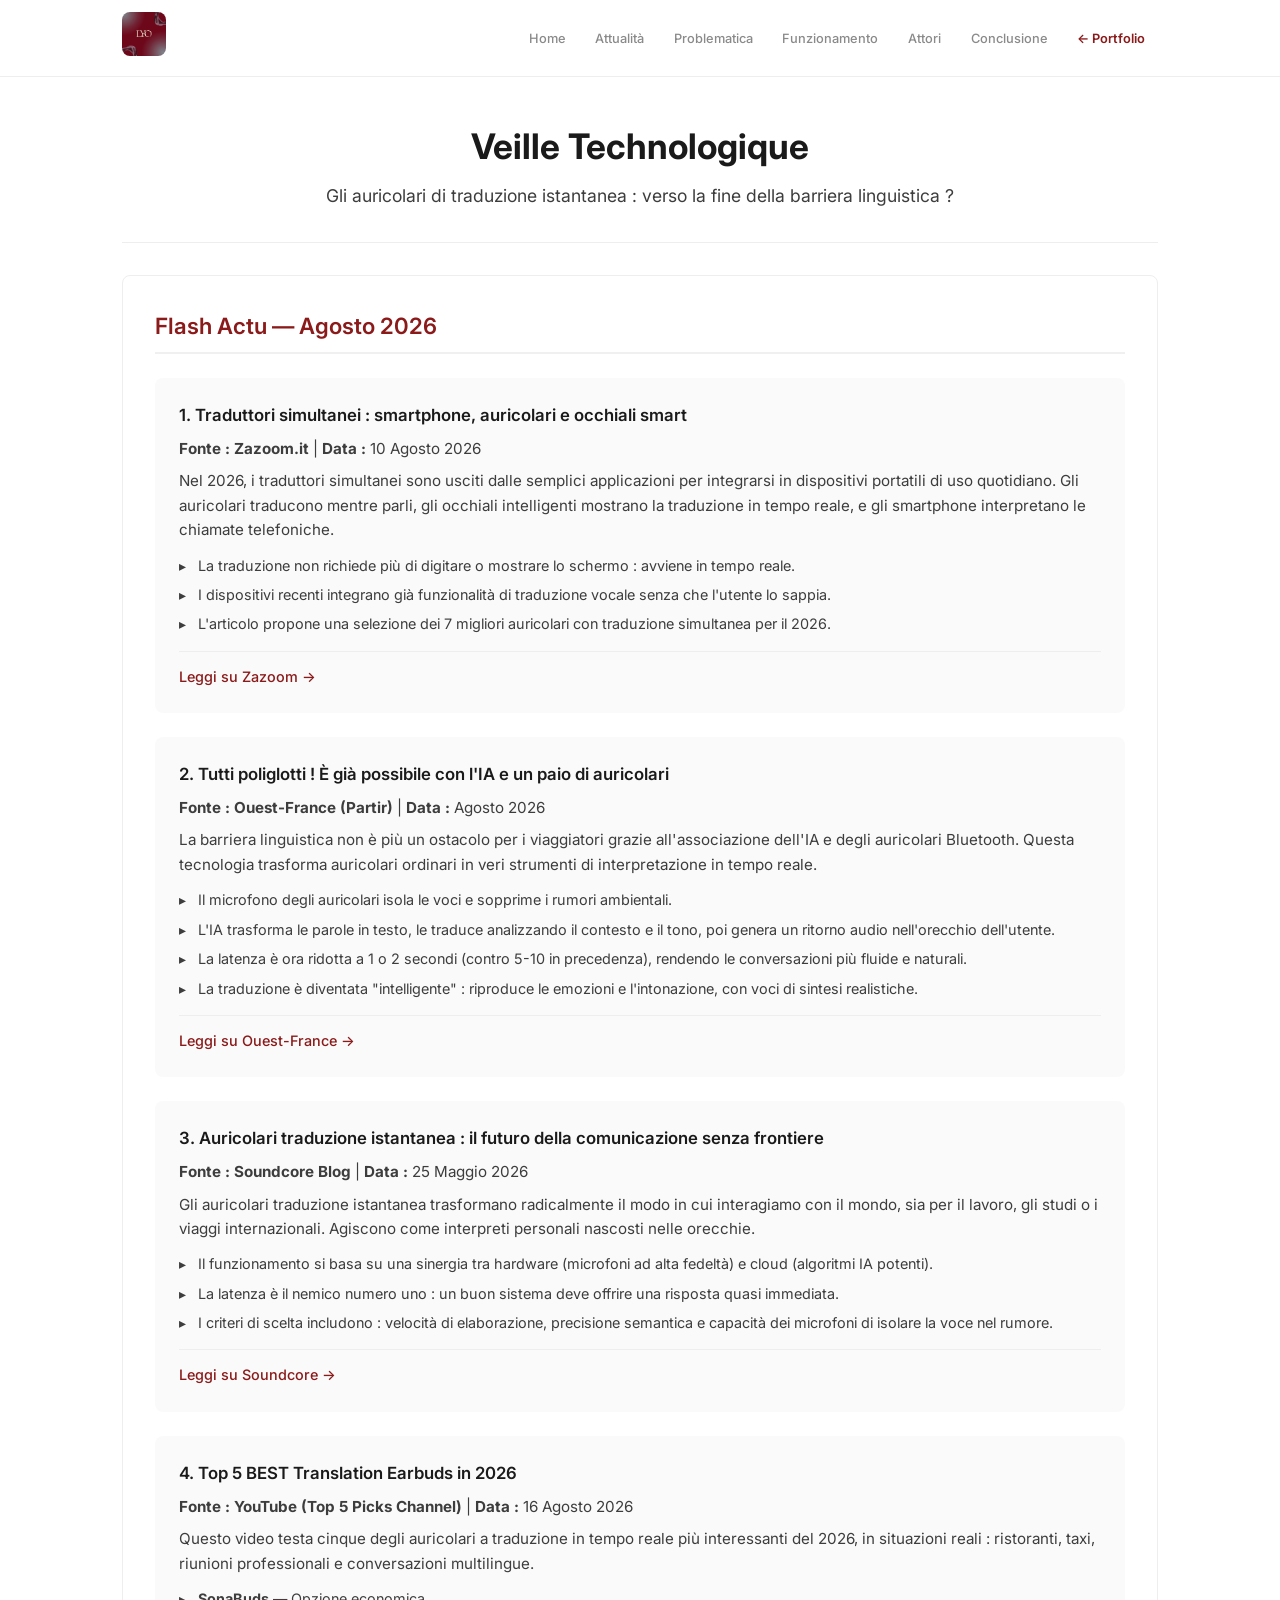
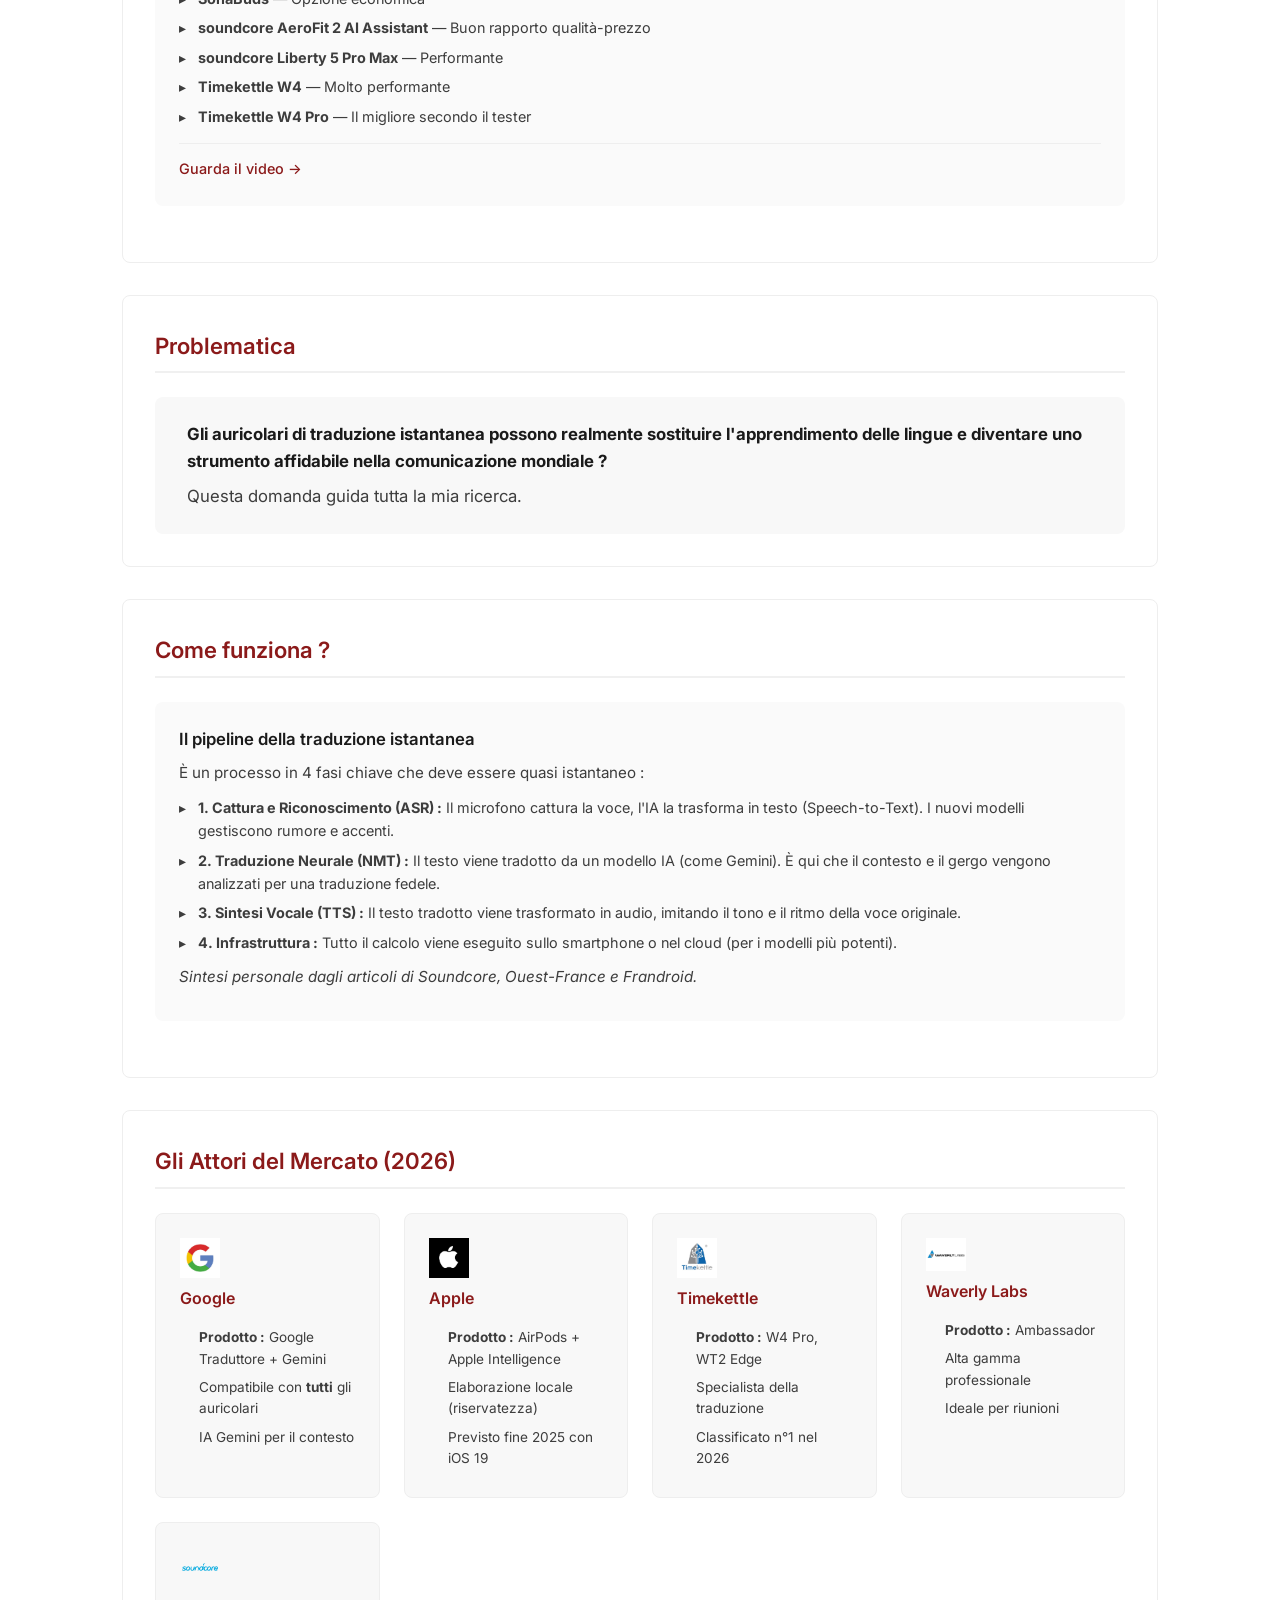
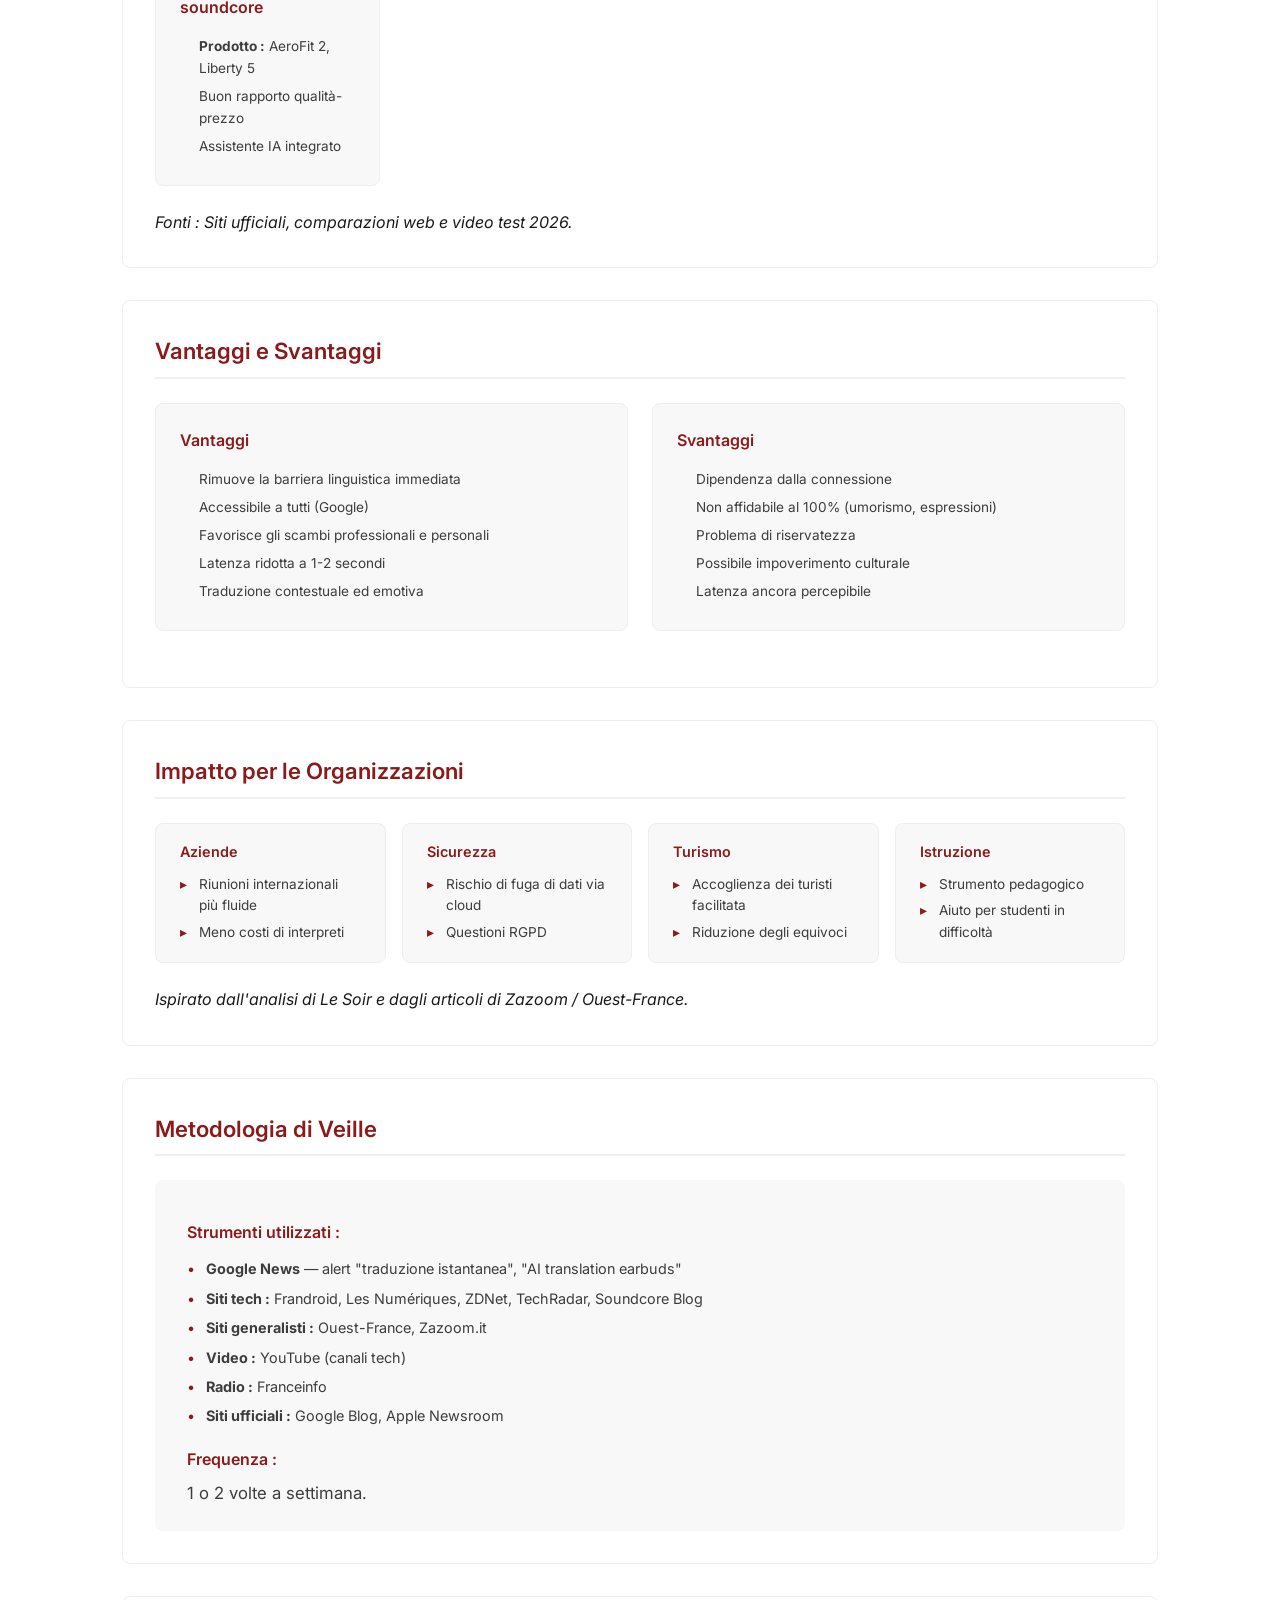
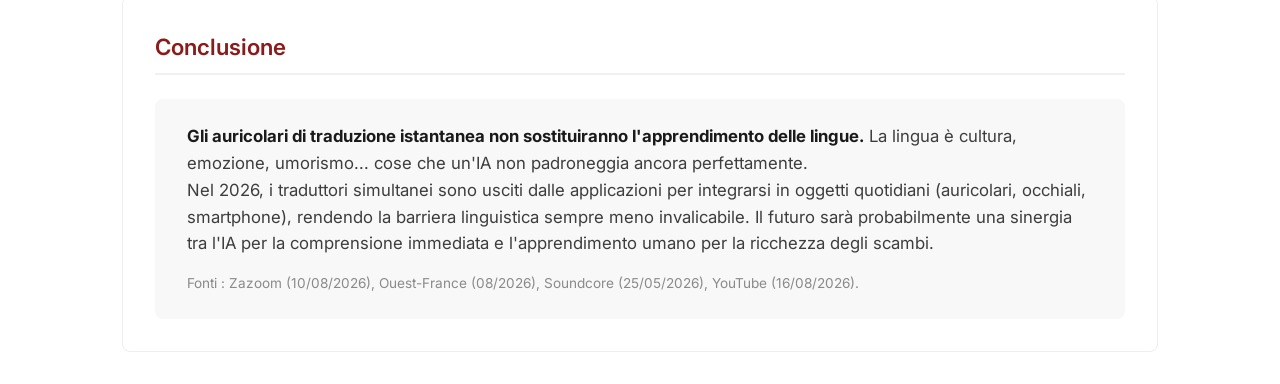
<file: VeilleTechnoLucre.html>
<!DOCTYPE html>
<html lang="it">
<head>
    <meta charset="UTF-8">
    <meta name="viewport" content="width=device-width, initial-scale=1.0">
    <title>Veille Techno - Lucrezia Ogah</title>
    <link rel="icon" href="image/Lyo.png">
    <link rel="stylesheet" href="https://cdnjs.cloudflare.com/ajax/libs/font-awesome/6.5.0/css/all.min.css">
    <link href="https://fonts.googleapis.com/css2?family=Inter:wght@300;400;500;600;700;800;900&display=swap" rel="stylesheet">
    <style>
        /* CSS della pagina Veille (in armonia con il portfolio) */
        :root {
            --noir: #1a1a1a;
            --blanc: #ffffff;
            --gris-clair: #f5f5f5;
            --gris: #8a8a8a;
            --gris-fonce: #3d3d3d;
            --accent: #8b1a1a;
            --accent-clair: #b33a3a;
            --police: 'Inter', 'Helvetica Neue', sans-serif;
        }
        * {
            margin: 0;
            padding: 0;
            box-sizing: border-box;
        }
        body {
            font-family: var(--police);
            background: var(--blanc);
            color: var(--noir);
            line-height: 1.6;
            padding-top: 70px;
        }
        a {
            color: inherit;
            text-decoration: none;
        }
        a:hover {
            color: var(--accent);
        }
        .conteneur {
            max-width: 1100px;
            margin: 0 auto;
            padding: 0 2rem;
        }
        .navigation-veille {
            position: fixed;
            top: 0;
            left: 0;
            width: 100%;
            z-index: 1000;
            background: rgba(255, 255, 255, 0.95);
            backdrop-filter: blur(10px);
            border-bottom: 1px solid #eee;
            padding: 0.75rem 0;
        }
        .navigation-veille .conteneur {
            display: flex;
            justify-content: space-between;
            align-items: center;
        }
        .logo img {
            width: 44px;
            height: 44px;
            border-radius: 8px;
        }
        .menu {
            display: flex;
            list-style: none;
            gap: 0.25rem;
            flex-wrap: wrap;
        }
        .menu a {
            padding: 0.4rem 0.8rem;
            font-size: 0.8rem;
            font-weight: 500;
            color: var(--gris);
            border-radius: 4px;
            transition: all 0.2s ease;
        }
        .menu a:hover {
            color: var(--noir);
            background: #f0f0f0;
        }
        .en-tete-veille {
            text-align: center;
            padding: 3rem 0 2rem;
            border-bottom: 1px solid #eee;
            margin-bottom: 2rem;
        }
        .en-tete-veille h2 {
            font-size: 2.2rem;
            font-weight: 700;
            color: var(--noir);
        }
        .en-tete-veille p {
            font-size: 1.1rem;
            color: var(--gris-fonce);
            margin-top: 0.5rem;
        }
        .sujet-veille {
            background: var(--blanc);
            border-radius: 8px;
            padding: 2rem;
            margin-bottom: 2rem;
            border: 1px solid #eee;
            transition: all 0.2s ease;
        }
        .sujet-veille:hover {
            border-color: var(--accent);
        }
        .sujet-veille h3 {
            font-size: 1.4rem;
            font-weight: 600;
            color: var(--accent);
            margin-bottom: 1.5rem;
            padding-bottom: 0.5rem;
            border-bottom: 2px solid #f0f0f0;
        }
        .bloc-explication {
            background: #fafafa;
            border-radius: 8px;
            padding: 1.5rem;
            margin-bottom: 1.5rem;
            
        }
        .bloc-explication h4 {
            font-size: 1.05rem;
            font-weight: 600;
            margin-bottom: 0.25rem;
            color: var(--noir);
        }
        .bloc-explication p {
            color: var(--gris-fonce);
            font-size: 0.95rem;
            margin: 0.5rem 0;
        }
        .bloc-explication ul {
            list-style: none;
            padding-left: 1.2rem;
            margin: 0.5rem 0;
        }
        .bloc-explication ul li {
            padding: 0.2rem 0;
            font-size: 0.9rem;
            color: var(--gris-fonce);
            position: relative;
        }
        .bloc-explication ul li::before {
            content: '▸';
            position: absolute;
            left: -1.2rem;
        }
        .reference-source {
            margin-top: 0.75rem;
            padding-top: 0.75rem;
            border-top: 1px solid #eee;
        }
        .reference-source a {
            color: var(--accent);
            font-weight: 500;
            font-size: 0.9rem;
        }
        .reference-source a:hover {
            text-decoration: underline;
        }
        .points-cles {
            background: #f8f8f8;
            border-radius: 8px;
            padding: 1.5rem 2rem;
        }
        .points-cles p {
            font-size: 1.05rem;
            color: var(--gris-fonce);
        }
        .points-cles p strong {
            color: var(--noir);
        }
        .points-cles h4 {
            font-size: 1rem;
            font-weight: 600;
            color: var(--accent);
            margin-top: 1rem;
            margin-bottom: 0.5rem;
        }
        .points-cles ul {
            list-style: none;
            padding-left: 1.2rem;
        }
        .points-cles ul li {
            padding: 0.2rem 0;
            font-size: 0.9rem;
            color: var(--gris-fonce);
            position: relative;
        }
        .points-cles ul li::before {
            content: '•';
            position: absolute;
            left: -1.2rem;
            color: var(--accent);
        }
        .grille-comparaison {
            display: grid;
            grid-template-columns: repeat(auto-fit, minmax(220px, 1fr));
            gap: 1.5rem;
            margin: 1.5rem 0;
        }
        .avantages-inconvenients {
            background: #f8f8f8;
            border-radius: 8px;
            padding: 1.5rem;
            border: 1px solid #eee;
            transition: all 0.2s ease;
        }
        .avantages-inconvenients:hover {
            border-color: var(--accent);
        }
        .avantages-inconvenients h4 {
            font-size: 1rem;
            font-weight: 600;
            color: var(--accent);
            margin-bottom: 0.75rem;
        }
        .avantages-inconvenients img {
            display: block;
            margin-bottom: 0.5rem;
        }
        .liste-avantages, .liste-inconvenients {
            list-style: none;
            padding-left: 1.2rem;
        }
        .liste-avantages li, .liste-inconvenients li {
            padding: 0.2rem 0;
            font-size: 0.85rem;
            color: var(--gris-fonce);
            position: relative;
        }
        .impact-emploi {
            display: grid;
            grid-template-columns: repeat(auto-fit, minmax(200px, 1fr));
            gap: 1rem;
            margin: 1.5rem 0;
        }
        .categorie-impact {
            background: #f8f8f8;
            border-radius: 8px;
            padding: 1rem 1.5rem;
            border: 1px solid #eee;
        }
        .categorie-impact h4 {
            font-size: 0.9rem;
            font-weight: 600;
            color: var(--accent);
            margin-bottom: 0.5rem;
        }
        .categorie-impact ul {
            list-style: none;
            padding-left: 1.2rem;
        }
        .categorie-impact ul li {
            padding: 0.15rem 0;
            font-size: 0.85rem;
            color: var(--gris-fonce);
            position: relative;
        }
        .categorie-impact ul li::before {
            content: '▸';
            position: absolute;
            left: -1.2rem;
            color: var(--accent);
        }
        @media (max-width: 768px) {
            body { padding-top: 60px; }
            .menu {
                display: none;
                flex-direction: column;
                position: absolute;
                top: 100%;
                left: 1rem;
                right: 1rem;
                background: var(--blanc);
                border: 1px solid #eee;
                border-radius: 8px;
                padding: 1rem;
                box-shadow: 0 8px 24px rgba(0, 0, 0, 0.06);
            }
            .menu.active { display: flex; }
            .menu a { padding: 0.6rem 1rem; text-align: center; }
            .burger-veille {
                display: flex;
                flex-direction: column;
                gap: 4px;
                cursor: pointer;
                padding: 4px;
            }
            .burger-veille span {
                display: block;
                width: 24px;
                height: 2px;
                background: var(--noir);
                transition: all 0.2s ease;
            }
            .burger-veille.active span:nth-child(1) { transform: rotate(45deg) translate(4px, 4px); }
            .burger-veille.active span:nth-child(2) { opacity: 0; }
            .burger-veille.active span:nth-child(3) { transform: rotate(-45deg) translate(4px, -4px); }
            .grille-comparaison, .impact-emploi { grid-template-columns: 1fr; }
            .sujet-veille { padding: 1rem; }
            .bloc-explication { padding: 1rem; }
            .en-tete-veille h2 { font-size: 1.6rem; }
        }
        @media (min-width: 769px) { .burger-veille { display: none; } }
    </style>
</head>
<body>

    <!-- NAVIGAZIONE -->
    <nav class="navigation-veille">
        <div class="conteneur">
            <div class="logo">
                <img src="image/Lyo.png" alt="Logo Lucrezia">
            </div>
            <ul class="menu" id="menuVeille">
                <li><a href="#accueil">Home</a></li>
                <li><a href="#actualites">Attualità</a></li>
                <li><a href="#problematique">Problematica</a></li>
                <li><a href="#funzionamento">Funzionamento</a></li>
                <li><a href="#attori">Attori</a></li>
                <li><a href="#conclusione">Conclusione</a></li>
                 <li><a href="index.html" style="color:var(--accent); font-weight:600;">← Portfolio</a></li>
            </ul>
            <div class="burger-veille" id="burgerVeille">
                <span></span>
                <span></span>
                <span></span>
            </div>
        </div>
    </nav>

    <!-- SEZIONE PRINCIPALE -->
    <section id="veille_technologique">
        <div class="conteneur">

            <!-- INTESTAZIONE -->
            <div id="accueil" class="en-tete-veille">
                <h2>Veille Technologique</h2>
                <p>Gli auricolari di traduzione istantanea : verso la fine della barriera linguistica ?</p>
            </div>

            <!-- ATTUALITÀ -->
            <div id="actualites" class="sujet-veille">
                <h3>Flash Actu — Agosto 2026</h3>

                <!-- Articolo 1 -->
                <div class="bloc-explication">
                    <h4>1. Traduttori simultanei : smartphone, auricolari e occhiali smart</h4>
                    <p><strong>Fonte : Zazoom.it</strong> | <strong>Data :</strong> 10 Agosto 2026</p>
                    <p>Nel 2026, i traduttori simultanei sono usciti dalle semplici applicazioni per integrarsi in dispositivi portatili di uso quotidiano. Gli auricolari traducono mentre parli, gli occhiali intelligenti mostrano la traduzione in tempo reale, e gli smartphone interpretano le chiamate telefoniche.</p>
                    <ul>
                        <li>La traduzione non richiede più di digitare o mostrare lo schermo : avviene in tempo reale.</li>
                        <li>I dispositivi recenti integrano già funzionalità di traduzione vocale senza che l'utente lo sappia.</li>
                        <li>L'articolo propone una selezione dei 7 migliori auricolari con traduzione simultanea per il 2026.</li>
                    </ul>
                    <div class="reference-source">
                        <a href="https://www.zazoom.it/2026-08-10/traduttori-simultanei-smartphone-auricolari-e-occhiali-smart-promettono-conversazioni-in-tutte-le-lingue-utilissimi-in-viaggio-ecco-quale-scegliere/19553431/" target="_blank">Leggi su Zazoom →</a>
                    </div>
                </div>

                <!-- Articolo 2 -->
                <div class="bloc-explication">
                    <h4>2. Tutti poliglotti ! È già possibile con l'IA e un paio di auricolari</h4>
                    <p><strong>Fonte : Ouest-France (Partir)</strong> | <strong>Data :</strong> Agosto 2026</p>
                    <p>La barriera linguistica non è più un ostacolo per i viaggiatori grazie all'associazione dell'IA e degli auricolari Bluetooth. Questa tecnologia trasforma auricolari ordinari in veri strumenti di interpretazione in tempo reale.</p>
                    <ul>
                        <li>Il microfono degli auricolari isola le voci e sopprime i rumori ambientali.</li>
                        <li>L'IA trasforma le parole in testo, le traduce analizzando il contesto e il tono, poi genera un ritorno audio nell'orecchio dell'utente.</li>
                        <li>La latenza è ora ridotta a 1 o 2 secondi (contro 5-10 in precedenza), rendendo le conversazioni più fluide e naturali.</li>
                        <li>La traduzione è diventata "intelligente" : riproduce le emozioni e l'intonazione, con voci di sintesi realistiche.</li>
                    </ul>
                    <div class="reference-source">
                        <a href="https://partir.ouest-france.fr/magazine/tous-polyglottes-cest-deja-possible-avec-lia-et-une-paire-decouteurs/" target="_blank">Leggi su Ouest-France →</a>
                    </div>
                </div>

                <!-- Articolo 3 -->
                <div class="bloc-explication">
                    <h4>3. Auricolari traduzione istantanea : il futuro della comunicazione senza frontiere</h4>
                    <p><strong>Fonte : Soundcore Blog</strong> | <strong>Data :</strong> 25 Maggio 2026</p>
                    <p>Gli auricolari traduzione istantanea trasformano radicalmente il modo in cui interagiamo con il mondo, sia per il lavoro, gli studi o i viaggi internazionali. Agiscono come interpreti personali nascosti nelle orecchie.</p>
                    <ul>
                        <li>Il funzionamento si basa su una sinergia tra hardware (microfoni ad alta fedeltà) e cloud (algoritmi IA potenti).</li>
                        <li>La latenza è il nemico numero uno : un buon sistema deve offrire una risposta quasi immediata.</li>
                        <li>I criteri di scelta includono : velocità di elaborazione, precisione semantica e capacità dei microfoni di isolare la voce nel rumore.</li>
                    </ul>
                    <div class="reference-source">
                        <a href="https://www.soundcore.com/fr/blogs/earbuds/instant-translation-earbuds" target="_blank">Leggi su Soundcore →</a>
                    </div>
                </div>

                <!-- Video YouTube -->
                <div class="bloc-explication">
                    <h4>4. Top 5 BEST Translation Earbuds in 2026</h4>
                    <p><strong>Fonte : YouTube (Top 5 Picks Channel)</strong> | <strong>Data :</strong> 16 Agosto 2026</p>
                    <p>Questo video testa cinque degli auricolari a traduzione in tempo reale più interessanti del 2026, in situazioni reali : ristoranti, taxi, riunioni professionali e conversazioni multilingue.</p>
                    <ul>
                        <li><strong>SonaBuds</strong> — Opzione economica</li>
                        <li><strong>soundcore AeroFit 2 AI Assistant</strong> — Buon rapporto qualità-prezzo</li>
                        <li><strong>soundcore Liberty 5 Pro Max</strong> — Performante</li>
                        <li><strong>Timekettle W4</strong> — Molto performante</li>
                        <li><strong>Timekettle W4 Pro</strong> — Il migliore secondo il tester</li>
                    </ul>
                    <div class="reference-source">
                        <a href="https://www.youtube.com/watch?v=rtAZ2vr7yak" target="_blank">Guarda il video →</a>
                    </div>
                </div>
            </div>

            <!-- PROBLEMATICA -->
            <div id="problematique" class="sujet-veille">
                <h3>Problematica</h3>
                <div class="points-cles">
                    <p><strong>Gli auricolari di traduzione istantanea possono realmente sostituire l'apprendimento delle lingue e diventare uno strumento affidabile nella comunicazione mondiale ?</strong></p>
                    <p style="margin-top:0.5rem;">Questa domanda guida tutta la mia ricerca.</p>
                </div>
            </div>

            <!-- FUNZIONAMENTO -->
            <div id="funzionamento" class="sujet-veille">
                <h3>Come funziona ?</h3>
                <div class="bloc-explication">
                    <h4>Il pipeline della traduzione istantanea</h4>
                    <p>È un processo in 4 fasi chiave che deve essere quasi istantaneo :</p>
                    <ul>
                        <li><strong>1. Cattura e Riconoscimento (ASR) :</strong> Il microfono cattura la voce, l'IA la trasforma in testo (Speech-to-Text). I nuovi modelli gestiscono rumore e accenti.</li>
                        <li><strong>2. Traduzione Neurale (NMT) :</strong> Il testo viene tradotto da un modello IA (come Gemini). È qui che il contesto e il gergo vengono analizzati per una traduzione fedele.</li>
                        <li><strong>3. Sintesi Vocale (TTS) :</strong> Il testo tradotto viene trasformato in audio, imitando il tono e il ritmo della voce originale.</li>
                        <li><strong>4. Infrastruttura :</strong> Tutto il calcolo viene eseguito sullo smartphone o nel cloud (per i modelli più potenti).</li>
                    </ul>
                    <p><em>Sintesi personale dagli articoli di Soundcore, Ouest-France e Frandroid.</em></p>
                </div>
            </div>

            <!-- ATTORI -->
            <div id="attori" class="sujet-veille">
                <h3>Gli Attori del Mercato (2026)</h3>
                <div class="grille-comparaison">
                    <div class="avantages-inconvenients">
                        <img src="image/Google.png" alt="Google" width="40px">
                        <h4>Google</h4>
                        <ul class="liste-avantages">
                            <li><strong>Prodotto :</strong> Google Traduttore + Gemini</li>
                            <li>Compatibile con <strong>tutti</strong> gli auricolari</li>
                            <li>IA Gemini per il contesto</li>
                        </ul>
                    </div>
                    <div class="avantages-inconvenients">
                        <img src="image/Apple.png" alt="Apple" width="40px">
                        <h4>Apple</h4>
                        <ul class="liste-avantages">
                            <li><strong>Prodotto :</strong> AirPods + Apple Intelligence</li>
                            <li>Elaborazione locale (riservatezza)</li>
                            <li>Previsto fine 2025 con iOS 19</li>
                        </ul>
                    </div>
                    <div class="avantages-inconvenients">
                        <img src="image/Timekettle.png" alt="Timekettle" width="40px">
                        <h4>Timekettle</h4>
                        <ul class="liste-avantages">
                            <li><strong>Prodotto :</strong> W4 Pro, WT2 Edge</li>
                            <li>Specialista della traduzione</li>
                            <li>Classificato n°1 nel 2026</li>
                        </ul>
                    </div>
                    <div class="avantages-inconvenients">
                        <img src="image/WaverlyLabs.png" alt="Waverly Labs" width="40px">
                        <h4>Waverly Labs</h4>
                        <ul class="liste-avantages">
                            <li><strong>Prodotto :</strong> Ambassador</li>
                            <li>Alta gamma professionale</li>
                            <li>Ideale per riunioni</li>
                        </ul>
                    </div>
                    <div class="avantages-inconvenients">
                        <img src="image/soundcore.png" alt="soundcore" width="40px">
                        <h4>soundcore</h4>
                        <ul class="liste-avantages">
                            <li><strong>Prodotto :</strong> AeroFit 2, Liberty 5</li>
                            <li>Buon rapporto qualità-prezzo</li>
                            <li>Assistente IA integrato</li>
                        </ul>
                    </div>
                </div>
                <p><em>Fonti : Siti ufficiali, comparazioni web e video test 2026.</em></p>
            </div>

            <!-- VANTAGGI / SVANTAGGI -->
            <div class="sujet-veille">
                <h3>Vantaggi e Svantaggi</h3>
                <div class="grille-comparaison">
                    <div class="avantages-inconvenients">
                        <h4>Vantaggi</h4>
                        <ul class="liste-avantages">
                            <li>Rimuove la barriera linguistica immediata</li>
                            <li>Accessibile a tutti (Google)</li>
                            <li>Favorisce gli scambi professionali e personali</li>
                            <li>Latenza ridotta a 1-2 secondi</li>
                            <li>Traduzione contestuale ed emotiva</li>
                        </ul>
                    </div>
                    <div class="avantages-inconvenients">
                        <h4>Svantaggi</h4>
                        <ul class="liste-inconvenients">
                            <li>Dipendenza dalla connessione</li>
                            <li>Non affidabile al 100% (umorismo, espressioni)</li>
                            <li>Problema di riservatezza</li>
                            <li>Possibile impoverimento culturale</li>
                            <li>Latenza ancora percepibile</li>
                        </ul>
                    </div>
                </div>
            </div>

            <!-- IMPATTO ORGANIZZATIVO -->
            <div class="sujet-veille">
                <h3>Impatto per le Organizzazioni</h3>
                <div class="impact-emploi">
                    <div class="categorie-impact">
                        <h4>Aziende</h4>
                        <ul>
                            <li>Riunioni internazionali più fluide</li>
                            <li>Meno costi di interpreti</li>
                        </ul>
                    </div>
                    <div class="categorie-impact">
                        <h4>Sicurezza</h4>
                        <ul>
                            <li>Rischio di fuga di dati via cloud</li>
                            <li>Questioni RGPD</li>
                        </ul>
                    </div>
                    <div class="categorie-impact">
                        <h4>Turismo</h4>
                        <ul>
                            <li>Accoglienza dei turisti facilitata</li>
                            <li>Riduzione degli equivoci</li>
                        </ul>
                    </div>
                    <div class="categorie-impact">
                        <h4>Istruzione</h4>
                        <ul>
                            <li>Strumento pedagogico</li>
                            <li>Aiuto per studenti in difficoltà</li>
                        </ul>
                    </div>
                </div>
                <p><em>Ispirato dall'analisi di Le Soir e dagli articoli di Zazoom / Ouest-France.</em></p>
            </div>

            <!-- METODOLOGIA -->
            <div class="sujet-veille">
                <h3>Metodologia di Veille</h3>
                <div class="points-cles">
                    <h4>Strumenti utilizzati :</h4>
                    <ul>
                        <li><strong>Google News</strong> — alert "traduzione istantanea", "AI translation earbuds"</li>
                        <li><strong>Siti tech :</strong> Frandroid, Les Numériques, ZDNet, TechRadar, Soundcore Blog</li>
                        <li><strong>Siti generalisti :</strong> Ouest-France, Zazoom.it</li>
                        <li><strong>Video :</strong> YouTube (canali tech)</li>
                        <li><strong>Radio :</strong> Franceinfo</li>
                        <li><strong>Siti ufficiali :</strong> Google Blog, Apple Newsroom</li>
                    </ul>
                    <h4>Frequenza :</h4>
                    <p>1 o 2 volte a settimana.</p>
                </div>
            </div>

            <!-- CONCLUSIONE -->
            <div id="conclusione" class="sujet-veille">
                <h3>Conclusione</h3>
                <div class="points-cles">
                    <p><strong>Gli auricolari di traduzione istantanea non sostituiranno l'apprendimento delle lingue.</strong> La lingua è cultura, emozione, umorismo... cose che un'IA non padroneggia ancora perfettamente.</p>
                    <p>Nel 2026, i traduttori simultanei sono usciti dalle applicazioni per integrarsi in oggetti quotidiani (auricolari, occhiali, smartphone), rendendo la barriera linguistica sempre meno invalicabile. Il futuro sarà probabilmente una sinergia tra l'IA per la comprensione immediata e l'apprendimento umano per la ricchezza degli scambi.</p>
                    <p style="margin-top:1rem; font-size:0.85rem; color:var(--gris);">
                        Fonti : Zazoom (10/08/2026), Ouest-France (08/2026), Soundcore (25/05/2026), YouTube (16/08/2026).
                    </p>
                </div>
            </div>

        </div>
    </section>

    <!-- SCRIPT BURGER MENU -->
    <script>
        const burger = document.getElementById('burgerVeille');
        const menu = document.getElementById('menuVeille');

        burger.addEventListener('click', function() {
            this.classList.toggle('active');
            menu.classList.toggle('active');
        });

        document.querySelectorAll('.menu a').forEach(link => {
            link.addEventListener('click', () => {
                burger.classList.remove('active');
                menu.classList.remove('active');
            });
        });
    </script>

</body>
</html>
</file>
<file: style.css>
/* ===== VARIABLES ===== */
:root {
    /* Mode Sombre (défaut) */
    --primaire: #6e0b14;
    --arriere-plan: #1a0a0a;
    --arriere-plan-secondaire: #2d0f0f;
    --accent: #8b1a1a;
    --accent-clair: #a83232;
    --accent-fonce: #6b1212;
    --accent-glow: rgba(139, 26, 26, 0.25);
    --texte: #f5ecec;
    --texte-muted: #b8a8a8;
    --card-bg: #1f0e0e;
    --border: #3d1f1f;
    --shadow: 0 8px 32px rgba(0, 0, 0, 0.4);
    --shadow-glow: 0 8px 40px rgba(139, 26, 26, 0.25);
    --radius: 16px;
    --transition: all 0.4s cubic-bezier(0.25, 0.46, 0.45, 0.94);
    --font: 'Inter', -apple-system, BlinkMacSystemFont, 'Segoe UI', sans-serif;
    --glass-bg: rgba(26, 10, 10, 0.55);
    --glass-border: rgba(255, 255, 255, 0.06);
}

/*  MODE CLAIR  */
body.theme-clair {
    --primaire: #8b1a1a;
    --arriere-plan: #f8f6f5;
    --arriere-plan-secondaire: #f0ecea;
    --accent: #8b1a1a;
    --accent-clair: #a83232;
    --accent-fonce: #6b1212;
    --accent-glow: rgba(139, 26, 26, 0.12);
    --texte: #1a0a0a;
    --texte-muted: #5a4a4a;
    --card-bg: #ffffff;
    --border: #e8e0dd;
    --shadow: 0 8px 32px rgba(0, 0, 0, 0.08);
    --shadow-glow: 0 8px 40px rgba(139, 26, 26, 0.12);
    --glass-bg: rgba(248, 246, 245, 0.55);
    --glass-border: rgba(0, 0, 0, 0.06);
}

/*  RESET & BASE  */
* {
    margin: 0;
    padding: 0;
    box-sizing: border-box;
}

html {
    scroll-behavior: smooth;
    overflow-x: hidden;
}

body {
    font-family: var(--font);
    background: var(--arriere-plan);
    color: var(--texte);
    line-height: 1.7;
    overflow-x: hidden;
    transition: background 0.4s ease, color 0.4s ease;
    background-image: 
        radial-gradient(ellipse at 20% 50%, rgba(139, 26, 26, 0.06) 0%, transparent 60%),
        radial-gradient(ellipse at 80% 50%, rgba(139, 26, 26, 0.04) 0%, transparent 60%);
    min-height: 100vh;
}

body.theme-clair {
    background-image: 
        radial-gradient(ellipse at 20% 50%, rgba(139, 26, 26, 0.04) 0%, transparent 60%),
        radial-gradient(ellipse at 80% 50%, rgba(139, 26, 26, 0.02) 0%, transparent 60%);
}

/*  TYPOGRAPHIE  */
h1, h2, h3, h4 {
    font-weight: 700;
    line-height: 1.2;
    letter-spacing: -0.02em;
}

h1 { font-size: 
    clamp(2.2rem, 5vw, 4rem); 
}
h2 { font-size: 
    clamp(1.8rem, 3vw, 2.8rem); 
}
h3 { 
    font-size: clamp(1.1rem, 1.5vw, 1.4rem); 
}
p { 
    margin-bottom: 1rem;
    color: var(--texte-muted);
}
a {
    text-decoration: none;
    color: inherit;
    transition: var(--transition);
}

img {
    max-width: 100%;
    display: block;
}

/*  CONTAINER  */
.conteneur {
    width: 100%;
    max-width: 1200px;
    margin: 0 auto;
    padding: 0 1.5rem;
}

/*  SECTION HEADER  */
.section-header {
    text-align: center;
    margin-bottom: 3rem;
}

.section-number {
    font-size: 0.8rem;
    font-weight: 600;
    color: var(--accent);
    letter-spacing: 0.2em;
    text-transform: uppercase;
    display: block;
    margin-bottom: 0.5rem;
}

.section-line {
    width: 60px;
    height: 3px;
    background: linear-gradient(90deg, var(--accent), var(--accent-clair));
    margin: 0.75rem auto 1rem;
    border-radius: 2px;
}

.section-subtitle {
    color: var(--texte-muted);
    font-size: 1.05rem;
    max-width: 600px;
    margin: 0 auto;
}

/* NAVBAR LIQUID GLASS */
header {
    position: fixed;
    top: 0;
    left: 0;
    width: 100%;
    z-index: 1000;
    padding: 0.5rem 0;
    transition: all 0.4s cubic-bezier(0.25, 0.46, 0.45, 0.94);
    background: var(--glass-bg);
    backdrop-filter: blur(20px) saturate(1.8);
    -webkit-backdrop-filter: blur(20px) saturate(1.8);
    border-bottom: 1px solid var(--glass-border);
    box-shadow: 
        0 4px 30px rgba(0, 0, 0, 0.2),
        inset 0 1px 0 rgba(255, 255, 255, 0.05);
}

header.scrolled {
    background: rgba(26, 10, 10, 0.8);
    backdrop-filter: blur(25px) saturate(2);
    -webkit-backdrop-filter: blur(25px) saturate(2);
    box-shadow: 
        0 8px 40px rgba(0, 0, 0, 0.4),
        inset 0 1px 0 rgba(255, 255, 255, 0.08);
    border-bottom: 1px solid rgba(139, 26, 26, 0.15);
}

body.theme-clair header {
    background: rgba(248, 246, 245, 0.6);
    backdrop-filter: blur(20px) saturate(1.8);
    -webkit-backdrop-filter: blur(20px) saturate(1.8);
    border-bottom: 1px solid rgba(0, 0, 0, 0.06);
    box-shadow: 
        0 4px 30px rgba(0, 0, 0, 0.04),
        inset 0 1px 0 rgba(255, 255, 255, 0.8);
}

body.theme-clair header.scrolled {
    background: rgba(248, 246, 245, 0.85);
    backdrop-filter: blur(25px) saturate(2);
    -webkit-backdrop-filter: blur(25px) saturate(2);
    border-bottom: 1px solid rgba(139, 26, 26, 0.1);
}

/* Effet de brillance liquide (shine) */
header::before {
    content: '';
    position: absolute;
    top: -50%;
    left: -50%;
    width: 200%;
    height: 200%;
    background: radial-gradient(
        ellipse at 30% 50%,
        rgba(139, 26, 26, 0.06) 0%,
        transparent 60%
    );
    pointer-events: none;
    animation: liquidShine 8s ease-in-out infinite alternate;
}

body.theme-clair header::before {
    background: radial-gradient(
        ellipse at 30% 50%,
        rgba(139, 26, 26, 0.03) 0%,
        transparent 60%
    );
}

@keyframes liquidShine {
    0% {
        transform: translateX(-10%) scale(1);
        opacity: 0.5;
    }
    100% {
        transform: translateX(10%) scale(1.2);
        opacity: 1;
    }
}

/* Bordure liquide animée */
header::after {
    content: '';
    position: absolute;
    bottom: 0;
    left: 0;
    width: 100%;
    height: 1px;
    background: linear-gradient(
        90deg,
        transparent 0%,
        rgba(139, 26, 26, 0.2) 20%,
        rgba(139, 26, 26, 0.5) 50%,
        rgba(139, 26, 26, 0.2) 80%,
        transparent 100%
    );
    background-size: 200% 100%;
    animation: liquidBorder 4s ease-in-out infinite;
}

body.theme-clair header::after {
    background: linear-gradient(
        90deg,
        transparent 0%,
        rgba(139, 26, 26, 0.15) 20%,
        rgba(139, 26, 26, 0.35) 50%,
        rgba(139, 26, 26, 0.15) 80%,
        transparent 100%
    );
}

@keyframes liquidBorder {
    0% { background-position: -200% 0; }
    100% { background-position: 200% 0; }
}

/* ===== NAVIGATION ===== */
nav {
    display: flex;
    justify-content: space-between;
    align-items: center;
    padding: 0.25rem 0;
    position: relative;
}

.logo {
    display: flex;
    align-items: center;
    gap: 0.75rem;
    flex-shrink: 0;
}

.logo img {
    width: 44px;
    height: 44px;
    border-radius: 10px;
    transition: var(--transition);
}

.logo img:hover {
    transform: scale(1.05) rotate(-5deg);
}

.logo-text {
    font-weight: 700;
    font-size: 1.1rem;
    color: var(--texte);
    display: none;
}

@media (min-width: 640px) {
    .logo-text { display: block; }
}

.liens-nav {
    display: flex;
    align-items: center;
    gap: 0.25rem;
    list-style: none;
    flex-wrap: wrap;
    justify-content: flex-end;
}

.liens-nav a {
    padding: 0.5rem 0.75rem;
    font-size: 0.8rem;
    font-weight: 500;
    color: var(--texte-muted);
    border-radius: 8px;
    transition: var(--transition);
    position: relative;
    letter-spacing: 0.01em;
}

.liens-nav a:hover {
    color: var(--texte);
    background: rgba(139, 26, 26, 0.1);
}

.liens-nav a.actif {
    color: var(--accent-clair);
    background: rgba(139, 26, 26, 0.08);
}

.liens-nav a.actif::after {
    content: '';
    position: absolute;
    bottom: 2px;
    left: 50%;
    transform: translateX(-50%);
    width: 20px;
    height: 2px;
    background: var(--accent);
    border-radius: 2px;
}

body.theme-clair .liens-nav a.actif {
    color: var(--accent);
    background: rgba(139, 26, 26, 0.06);
}

/* Nav CTA avec effet glass */
.liens-nav .nav-cta {
    background: linear-gradient(135deg, rgba(139, 26, 26, 0.85), rgba(139, 26, 26, 0.6));
    backdrop-filter: blur(10px);
    -webkit-backdrop-filter: blur(10px);
    border: 1px solid rgba(255, 255, 255, 0.12);
    color: var(--texte);
    padding: 0.5rem 1.2rem;
    border-radius: 10px;
    font-weight: 600;
    position: relative;
    overflow: hidden;
}

.liens-nav .nav-cta::before {
    content: '';
    position: absolute;
    top: -50%;
    left: -50%;
    width: 200%;
    height: 200%;
    background: radial-gradient(
        ellipse at center,
        rgba(255, 255, 255, 0.1) 0%,
        transparent 60%
    );
    opacity: 0;
    transition: opacity 0.4s ease;
}

.liens-nav .nav-cta:hover::before {
    opacity: 1;
}

.liens-nav .nav-cta:hover {
    background: linear-gradient(135deg, var(--accent), var(--accent-clair));
    transform: translateY(-2px) scale(1.02);
    box-shadow: 
        0 8px 30px rgba(139, 26, 26, 0.3),
        inset 0 1px 0 rgba(255, 255, 255, 0.2);
}

body.theme-clair .liens-nav .nav-cta {
    background: linear-gradient(135deg, var(--accent), var(--accent-clair));
    border: 1px solid rgba(255, 255, 255, 0.2);
    color: #fff;
}

body.theme-clair .liens-nav .nav-cta:hover {
    box-shadow: 
        0 8px 30px rgba(139, 26, 26, 0.25),
        inset 0 1px 0 rgba(255, 255, 255, 0.3);
}

/*  NAV ACTIONS (theme toggle + burger)  */
.nav-actions {
    display: flex;
    align-items: center;
    gap: 0.75rem;
}

/* Theme toggle avec effet glass */
.theme-toggle {
    display: flex;
    align-items: center;
    justify-content: center;
    width: 40px;
    height: 40px;
    border-radius: 10px;
    background: rgba(255, 255, 255, 0.04);
    backdrop-filter: blur(10px);
    -webkit-backdrop-filter: blur(10px);
    border: 1px solid var(--glass-border);
    color: var(--texte);
    font-size: 1.1rem;
    cursor: pointer;
    transition: all 0.4s cubic-bezier(0.25, 0.46, 0.45, 0.94);
}

.theme-toggle:hover {
    background: rgba(139, 26, 26, 0.15);
    transform: rotate(30deg) scale(1.05);
    border-color: rgba(139, 26, 26, 0.3);
}

body.theme-clair .theme-toggle {
    background: rgba(0, 0, 0, 0.03);
    border: 1px solid rgba(0, 0, 0, 0.06);
}

body.theme-clair .theme-toggle:hover {
    background: rgba(139, 26, 26, 0.08);
}

/* Burger menu avec effet glass */
.burger {
    display: none;
    flex-direction: column;
    gap: 5px;
    cursor: pointer;
    padding: 8px 10px;
    background: rgba(255, 255, 255, 0.04);
    backdrop-filter: blur(10px);
    -webkit-backdrop-filter: blur(10px);
    border-radius: 10px;
    border: 1px solid var(--glass-border);
    transition: all 0.3s ease;
}

.burger:hover {
    background: rgba(255, 255, 255, 0.08);
    border-color: rgba(139, 26, 26, 0.2);
}

.burger span {
    display: block;
    width: 26px;
    height: 2px;
    background: var(--texte);
    transition: var(--transition);
    border-radius: 2px;
}

.burger.active span:nth-child(1) {
    transform: rotate(45deg) translate(5px, 5px);
}

.burger.active span:nth-child(2) {
    opacity: 0;
    transform: scaleX(0);
}

.burger.active span:nth-child(3) {
    transform: rotate(-45deg) translate(5px, -5px);
}

body.theme-clair .burger {
    background: rgba(0, 0, 0, 0.03);
    border: 1px solid rgba(0, 0, 0, 0.06);
}

body.theme-clair .burger:hover {
    background: rgba(0, 0, 0, 0.06);
}

/*  RESPONSIVE NAV  */
@media (max-width: 1024px) {
    .liens-nav {
        display: none;
        flex-direction: column;
        position: absolute;
        top: calc(100% + 0.5rem);
        left: 1rem;
        right: 1rem;
        background: rgba(26, 10, 10, 0.7);
        backdrop-filter: blur(25px) saturate(1.8);
        -webkit-backdrop-filter: blur(25px) saturate(1.8);
        border-radius: 16px;
        padding: 1.5rem;
        border: 1px solid rgba(255, 255, 255, 0.06);
        box-shadow: 
            0 20px 60px rgba(0, 0, 0, 0.4),
            inset 0 1px 0 rgba(255, 255, 255, 0.05);
        gap: 0.3rem;
        align-items: stretch;
        animation: glassDrop 0.3s cubic-bezier(0.25, 0.46, 0.45, 0.94);
    }

    .liens-nav.active {
        display: flex;
    }

    .liens-nav a {
        padding: 0.7rem 1rem;
        font-size: 0.9rem;
        text-align: center;
    }

    .liens-nav .nav-cta {
        text-align: center;
        margin-top: 0.3rem;
    }

    @keyframes glassDrop {
        0% {
            opacity: 0;
            transform: translateY(-10px) scale(0.95);
            backdrop-filter: blur(0px);
        }
        100% {
            opacity: 1;
            transform: translateY(0) scale(1);
            backdrop-filter: blur(25px) saturate(1.8);
        }
    }

    body.theme-clair .liens-nav.active {
        background: rgba(248, 246, 245, 0.85);
        backdrop-filter: blur(25px) saturate(1.8);
        -webkit-backdrop-filter: blur(25px) saturate(1.8);
        border: 1px solid rgba(0, 0, 0, 0.06);
        box-shadow: 
            0 20px 60px rgba(0, 0, 0, 0.08),
            inset 0 1px 0 rgba(255, 255, 255, 0.8);
    }

    .burger {
        display: flex;
    }
}

/*  BOUTONS  */
.btn {
    display: inline-flex;
    align-items: center;
    gap: 0.5rem;
    padding: 0.65rem 1.5rem;
    font-size: 0.9rem;
    font-weight: 600;
    border-radius: 10px;
    border: none;
    cursor: pointer;
    transition: var(--transition);
    font-family: var(--font);
}

.btn-principal {
    background: var(--accent);
    color: #fff;
}

.btn-principal:hover {
    background: var(--accent-clair);
    transform: translateY(-2px);
    box-shadow: var(--shadow-glow);
}

.btn-secondaire {
    background: transparent;
    color: var(--texte);
    border: 1px solid var(--border);
}

.btn-secondaire:hover {
    background: rgba(139, 26, 26, 0.08);
    border-color: var(--accent);
    transform: translateY(-2px);
}

.btn-cv {
    background: rgba(139, 26, 26, 0.15);
    color: var(--accent-clair);
    border: 1px solid rgba(139, 26, 26, 0.2);
    padding: 0.65rem 1.2rem;
}

.btn-cv:hover {
    background: rgba(139, 26, 26, 0.25);
    transform: translateY(-2px);
}

.btn-projet {
    background: var(--accent);
    color: #fff;
    padding: 0.5rem 1.2rem;
    font-size: 0.8rem;
}

.btn-projet:hover {
    background: var(--accent-clair);
    transform: translateY(-2px);
}



/*  SECTIONS COMMUNES  */
section {
    padding: 5rem 0;
}

/*HERO */
.hero {
    min-height: 100vh;
    display: flex;
    align-items: center;
    padding-top: 6rem;
    position: relative;
    overflow: hidden;
}

.hero .conteneur {
    display: grid;
    grid-template-columns: 1fr 1fr;
    gap: 4rem;
    align-items: center;
}

.hero-badge {
    display: inline-block;
    padding: 0.3rem 1rem;
    border-radius: 50px;
    font-size: 0.9rem;
    font-weight: 600;
    color: var(--accent-clair);
    letter-spacing: 0.05em;
    text-transform: uppercase;
    margin-bottom: 1rem;
}

.hero h1 {
    font-size: clamp(2.5rem, 5vw, 4.2rem);
    font-weight: 800;
    line-height: 1.1;
    margin-bottom: 0.5rem;
}

.machine-a-ecrire {
    font-size: clamp(1rem, 1.5vw, 1.3rem);
    color: var(--texte-muted);
    margin-bottom: 1.5rem;
}

.machine-a-ecrire span {
    color: var(--accent-clair);
    font-weight: 600;
}

.hero-description {
    font-size: 1.05rem;
    max-width: 500px;
    color: var(--texte-muted);
    margin-bottom: 2rem;
}

.hero-stats {
    display: flex;
    gap: 2.5rem;
    margin-top: 2rem;
}

.hero-stat {
    text-align: center;
}

.stat-number {
    font-size: 2rem;
    font-weight: 800;
    color: var(--accent-clair);
    display: block;
}

.stat-label {
    font-size: 0.8rem;
    color: var(--texte-muted);
}

/* ===== CORRECTION BOUTONS CTA ===== */
.boutons-cta {
    display: flex;
    flex-wrap: wrap;
    gap: 0.75rem;
    margin-bottom: 1.5rem;
    position: relative;
    z-index: 30;
}

.boutons-cta .btn {
    position: relative;
    z-index: 30;
    cursor: pointer;
    pointer-events: auto !important;
}

.boutons-cta .btn-principal,
.boutons-cta .btn-secondaire,
.boutons-cta .btn-cv {
    pointer-events: auto !important;
    cursor: pointer !important;
}

.boutons-cta a {
    pointer-events: auto !important;
    cursor: pointer !important;
}

.boutons-cta a i {
    pointer-events: none;
}

/* Forcer tous les boutons à être cliquables */
.btn,
.btn *,
.boutons-cta * {
    pointer-events: auto !important;
}

/* ===== LIENS SOCIAUX ===== */
.liens-sociaux {
    display: flex;
    gap: 1rem;
    position: relative;
    z-index: 30;
}

.liens-sociaux a {
    display: flex;
    align-items: center;
    justify-content: center;
    width: 42px;
    height: 42px;
    border-radius: 50%;
    background: rgba(139, 26, 26, 0.1);
    border: 1px solid rgba(139, 26, 26, 0.15);
    color: var(--texte-muted);
    font-size: 1rem;
    transition: var(--transition);
    cursor: pointer;
    position: relative;
    z-index: 30;
    text-decoration: none;
    pointer-events: auto !important;
}

.liens-sociaux a:hover {
    background: var(--accent);
    color: #fff;
    transform: translateY(-3px);
    box-shadow: var(--shadow-glow);
}

.liens-sociaux a i {
    pointer-events: none;
}

/* ================================================
   HERO IMAGE - CORRECTION POINTEURS
   ================================================ */
.hero-image {
    display: flex;
    justify-content: center;
    align-items: center;
    position: relative;
    pointer-events: none;
}

.hero-avatar {
    position: relative;
    width: 320px;
    height: 320px;
    border-radius: 50%;
    overflow: hidden;
    border: 3px solid var(--accent);
    box-shadow: var(--shadow-glow);
    pointer-events: auto;
}

.hero-avatar img {
    width: 100%;
    height: 100%;
    object-fit: cover;
}

.avatar-ring {
    position: absolute;
    inset: -8px;
    border-radius: 50%;
    border: 2px solid transparent;
    background: linear-gradient(135deg, var(--accent), transparent, var(--accent)) border-box;
    -webkit-mask: linear-gradient(#fff 0 0) padding-box, linear-gradient(#fff 0 0);
    -webkit-mask-composite: xor;
    mask-composite: exclude;
    animation: spin 20s linear infinite;
}

@keyframes spin {
    to { transform: rotate(360deg); }
}

.hero-floating-icons {
    position: absolute;
    width: 100%;
    height: 100%;
    pointer-events: none;
}

.float-icon {
    position: absolute;
    width: 48px;
    height: 48px;
    background: var(--glass-bg);
    backdrop-filter: blur(8px);
    -webkit-backdrop-filter: blur(8px);
    border: 1px solid var(--glass-border);
    border-radius: 12px;
    display: flex;
    align-items: center;
    justify-content: center;
    font-size: 1.2rem;
    color: var(--accent-clair);
    animation: float 6s ease-in-out infinite;
    pointer-events: none;
}

.float-icon:nth-child(1) { top: 0; right: -20px; animation-delay: 0s; }
.float-icon:nth-child(2) { bottom: 20%; right: -40px; animation-delay: 1.5s; }
.float-icon:nth-child(3) { bottom: 5%; left: -30px; animation-delay: 3s; }
.float-icon:nth-child(4) { top: 15%; left: -40px; animation-delay: 4.5s; }

@keyframes float {
    0%, 100% { transform: translateY(0px); }
    50% { transform: translateY(-15px); }
}

/* ===== RESPONSIVE HERO ===== */
@media (max-width: 1024px) {
    .hero .conteneur {
        grid-template-columns: 1fr;
        text-align: center;
    }
    
    .hero-description {
        margin: 0 auto 1.5rem;
    }
    
    .hero-stats {
        justify-content: center;
    }
    
    .hero-avatar {
        width: 220px;
        height: 220px;
    }
    
    .float-icon { display: none; }
    .hero-floating-icons { display: none; }
    
    .boutons-cta {
        justify-content: center;
    }
    
    .liens-sociaux {
        justify-content: center;
    }
}

/*À PROPOS*/
.apropos {
    background: var(--arriere-plan-secondaire);
}

.contenu-apropos {
    display: grid;
    grid-template-columns: 1fr 1fr;
    gap: 4rem;
    align-items: center;
}

.texte-apropos p {
    color: var(--texte-muted);
    font-size: 1rem;
}

.texte-apropos strong {
    color: var(--texte);
}

.apropos-cta {
    margin-top: 0.5rem;
}

.image-apropos {
    position: relative;
    display: flex;
    justify-content: center;
}

.image-apropos img {
    width: 320px;
    height: 400px;
    object-fit: cover;
    border-radius: var(--radius);
    border: 2px solid var(--accent);
    box-shadow: var(--shadow);
}

.image-border {
    position: absolute;
    inset: -10px;
    border-radius: calc(var(--radius) + 10px);
    border: 2px solid transparent;
    background: linear-gradient(135deg, var(--accent), transparent, var(--accent)) border-box;
    -webkit-mask: linear-gradient(#fff 0 0) padding-box, linear-gradient(#fff 0 0);
    -webkit-mask-composite: xor;
    mask-composite: exclude;
}

@media (max-width: 1024px) {
    .contenu-apropos {
        grid-template-columns: 1fr;
        text-align: center;
    }
    
    .image-apropos img {
        width: 240px;
        height: 300px;
    }
    
    .apropos-cta {
        display: flex;
        justify-content: center;
    }
}

/*ACTIVITÉS */
.activites {
    background: var(--arriere-plan);
}

.grille-activites {
    display: grid;
    grid-template-columns: repeat(auto-fit, minmax(300px, 1fr));
    gap: 2rem;
}

.carte-activite {
    background: var(--card-bg);
    border: 1px solid var(--border);
    border-radius: var(--radius);
    padding: 2rem;
    transition: var(--transition);
    text-align: center;
}

.carte-activite:hover {
    transform: translateY(-5px);
    border-color: var(--accent);
    box-shadow: var(--shadow-glow);
}

.carte-activite .icone-activite {
    font-size: 2.5rem;
    color: var(--accent-clair);
    margin-bottom: 1rem;
}

.carte-activite h3 {
    margin-bottom: 0.5rem;
}

.activite-meta {
    display: flex;
    flex-wrap: wrap;
    gap: 1rem;
    font-size: 0.8rem;
    color: var(--texte-muted);
    margin-bottom: 1rem;
    justify-content: center;
}

.activite-meta i {
    color: var(--accent-clair);
    margin-right: 0.3rem;
}

.carte-activite p {
    color: var(--texte-muted);
    font-size: 0.95rem;
}

.competences-acquises {
    display: flex;
    flex-wrap: wrap;
    gap: 0.5rem;
    margin-top: 1rem;
    justify-content: center;
}

.competences-acquises span {
    padding: 0.25rem 0.75rem;
    background: rgba(139, 26, 26, 0.12);
    border-radius: 50px;
    font-size: 0.7rem;
    font-weight: 500;
    color: var(--accent-clair);
    border: 1px solid rgba(139, 26, 26, 0.15);
}

/*BTS SIO */
.bts {
    background: var(--arriere-plan-secondaire);
}

.bts-intro {
    font-size: 1.1rem;
    text-align: center;
    max-width: 700px;
    margin: 0 auto 3rem;
    color: var(--texte-muted);
}

.details-bts {
    display: grid;
    grid-template-columns: repeat(auto-fit, minmax(250px, 1fr));
    gap: 1.5rem;
}

.carte-bts {
    background: var(--card-bg);
    border: 1px solid var(--border);
    border-radius: var(--radius);
    padding: 1.5rem;
    text-align: center;
    transition: var(--transition);
}

.carte-bts:hover {
    border-color: var(--accent);
    transform: translateY(-5px);
    box-shadow: var(--shadow-glow);
}

.carte-bts-icon {
    font-size: 2rem;
    color: var(--accent-clair);
    margin-bottom: 1rem;
}

.carte-bts h3 {
    font-size: 1rem;
    margin-bottom: 0.5rem;
}

.carte-bts p {
    font-size: 0.9rem;
    color: var(--texte-muted);
}

/* ================================================
   COMPÉTENCES
   ================================================ */
.competences {
    background: var(--arriere-plan);
}

.grille-competences {
    display: grid;
    grid-template-columns: repeat(auto-fit, minmax(280px, 1fr));
    gap: 1.5rem;
}

.carte-competence {
    background: var(--card-bg);
    border: 1px solid var(--border);
    border-radius: var(--radius);
    padding: 1.5rem;
    transition: var(--transition);
    text-align: center;
}

.carte-competence:hover {
    transform: translateY(-5px);
    border-color: var(--accent);
    box-shadow: var(--shadow-glow);
}

.icone-competence {
    font-size: 2rem;
    color: var(--accent-clair);
    margin-bottom: 0.75rem;
}

.carte-competence h3 {
    font-size: 1rem;
    margin-bottom: 0.5rem;
}

.carte-competence p {
    font-size: 0.85rem;
    color: var(--texte-muted);
}

/* ================================================
   PROJETS
   ================================================ */
.projets {
    background: var(--arriere-plan-secondaire);
}

.grille-projets {
    display: grid;
    grid-template-columns: repeat(auto-fit, minmax(320px, 1fr));
    gap: 2rem;
}

.carte-projet {
    background: var(--card-bg);
    border: 1px solid var(--border);
    border-radius: var(--radius);
    overflow: hidden;
    transition: var(--transition);
}

.carte-projet:hover {
    transform: translateY(-5px);
    border-color: var(--accent);
    box-shadow: var(--shadow-glow);
}

.image-projet {
    height: 200px;
    overflow: hidden;
    position: relative;
}

.image-projet img {
    width: 100%;
    height: 100%;
    object-fit: cover;
}

.badge-projet {
    position: absolute;
    top: 1rem;
    right: 1rem;
    background: #22c55e;
    color: #fff;
    padding: 0.25rem 0.75rem;
    border-radius: 50px;
    font-size: 0.7rem;
    font-weight: 600;
}

.contenu-projet {
    padding: 1.5rem;
}

.contenu-projet h3 {
    margin-bottom: 0.5rem;
}

.contenu-projet p {
    font-size: 0.9rem;
    color: var(--texte-muted);
}

.tech-projet {
    display: flex;
    flex-wrap: wrap;
    gap: 0.5rem;
    margin: 1rem 0;
}

.tech-projet span {
    padding: 0.2rem 0.6rem;
    background: rgba(139, 26, 26, 0.1);
    border-radius: 4px;
    font-size: 0.7rem;
    font-weight: 500;
    color: var(--accent-clair);
    border: 1px solid rgba(139, 26, 26, 0.15);
}

/* ================================================
   STAGES (chronologie)
   ================================================ */
.stages {
    background: var(--arriere-plan-secondaire);
}

.chronologie {
    display: flex;
    flex-direction: column;
    gap: 0;
    position: relative;
    padding-left: 2rem;
    max-width: 800px;
    margin: 0 auto;
}

.chronologie::before {
    content: '';
    position: absolute;
    left: 7px;
    top: 0;
    bottom: 0;
    width: 2px;
    background: linear-gradient(to bottom, var(--accent), var(--accent-clair), var(--accent));
}

.element-chronologie {
    position: relative;
    padding: 1.5rem 0 1.5rem 2rem;
    border-bottom: 1px solid var(--border);
}

.element-chronologie:last-child {
    border-bottom: none;
}

.element-chronologie::before {
    content: '';
    position: absolute;
    left: -2rem;
    top: 2rem;
    width: 14px;
    height: 14px;
    border-radius: 50%;
    background: var(--accent);
    border: 2px solid var(--arriere-plan);
    box-shadow: 0 0 0 4px var(--accent-glow);
}

.chrono-badge {
    display: inline-block;
    padding: 0.15rem 0.8rem;
    background: rgba(139, 26, 26, 0.15);
    border: 1px solid rgba(139, 26, 26, 0.2);
    border-radius: 50px;
    font-size: 0.7rem;
    font-weight: 600;
    color: var(--accent-clair);
    margin-bottom: 0.5rem;
}

.contenu-chronologie h3 {
    margin-bottom: 0.25rem;
}

.contenu-chronologie p {
    font-size: 0.9rem;
    color: var(--texte-muted);
    margin-bottom: 0.25rem;
}

.contenu-chronologie strong {
    color: var(--texte);
}

.contenu-chronologie .btn-projet {
    margin-top: 0.5rem;
}

/* ================================================
   STAGE DÉTAIL
   ================================================ */
.stage-detail {
    background: var(--arriere-plan);
}

.stage-header {
    background: var(--card-bg);
    border: 1px solid var(--border);
    border-radius: var(--radius);
    padding: 2rem;
    margin-bottom: 2rem;
}

.stage-info {
    display: grid;
    grid-template-columns: auto 1fr;
    gap: 2rem;
    align-items: start;
}

.stage-logo img {
    width: 80px;
    height: 80px;
    border-radius: 12px;
    object-fit: contain;
    background: var(--arriere-plan);
    padding: 0.5rem;
}

.stage-meta h3 {
    margin-bottom: 0.5rem;
}

.stage-meta p {
    font-size: 0.9rem;
    color: var(--texte-muted);
    margin-bottom: 0.25rem;
}

.stage-meta i {
    color: var(--accent-clair);
    width: 1.2rem;
}

.stage-description {
    background: var(--card-bg);
    border: 1px solid var(--border);
    border-radius: var(--radius);
    padding: 1.5rem;
    margin-bottom: 2rem;
}

.stage-description p {
    font-size: 1rem;
    margin-bottom: 0;
}

.stage-categories {
    display: grid;
    grid-template-columns: repeat(auto-fit, minmax(280px, 1fr));
    gap: 1.5rem;
    margin-bottom: 2rem;
}

.stage-categorie {
    background: var(--card-bg);
    border: 1px solid var(--border);
    border-radius: var(--radius);
    padding: 1.5rem;
    transition: var(--transition);
}

.stage-categorie:hover {
    border-color: var(--accent);
    transform: translateY(-3px);
}

.stage-categorie h4 {
    font-size: 0.95rem;
    margin-bottom: 0.75rem;
    color: var(--accent-clair);
}

.stage-categorie h4 i {
    margin-right: 0.5rem;
}

.stage-categorie ul {
    list-style: none;
}

.stage-categorie li {
    padding: 0.3rem 0;
    font-size: 0.85rem;
    color: var(--texte-muted);
    padding-left: 1.2rem;
    position: relative;
}

.stage-categorie li::before {
    content: '▸';
    position: absolute;
    left: 0;
    color: var(--accent-clair);
}

.stage-tech {
    background: var(--card-bg);
    border: 1px solid var(--border);
    border-radius: var(--radius);
    padding: 1.5rem;
    margin-bottom: 2rem;
}

.stage-tech h3 {
    margin-bottom: 1rem;
    font-size: 1.1rem;
}

.tech-tags {
    display: flex;
    flex-wrap: wrap;
    gap: 0.5rem;
}

.tech-tags span {
    padding: 0.3rem 0.8rem;
    background: rgba(139, 26, 26, 0.1);
    border: 1px solid rgba(139, 26, 26, 0.15);
    border-radius: 6px;
    font-size: 0.75rem;
    font-weight: 500;
    color: var(--accent-clair);
}

.stage-chiffres {
    background: var(--card-bg);
    border: 1px solid var(--border);
    border-radius: var(--radius);
    padding: 1.5rem;
}

.stage-chiffres h3 {
    margin-bottom: 1.5rem;
    font-size: 1.1rem;
}

.chiffres-grid {
    display: grid;
    grid-template-columns: repeat(auto-fit, minmax(120px, 1fr));
    gap: 1.5rem;
}

.chiffre-item {
    text-align: center;
}

.chiffre-nombre {
    font-size: 2.2rem;
    font-weight: 800;
    color: var(--accent-clair);
    display: block;
}

.chiffre-label {
    font-size: 0.8rem;
    color: var(--texte-muted);
}

@media (max-width: 768px) {
    .stage-info {
        grid-template-columns: 1fr;
        text-align: center;
    }
    
    .stage-logo {
        display: flex;
        justify-content: center;
    }
}

/* ================================================
   CERTIFICATIONS
   ================================================ */
.certifications {
    background: var(--arriere-plan);
}

.grille-certifications {
    display: grid;
    grid-template-columns: repeat(auto-fit, minmax(200px, 1fr));
    gap: 1.5rem;
}

.carte-certification {
    background: var(--card-bg);
    border: 1px solid var(--border);
    border-radius: var(--radius);
    padding: 1.5rem;
    text-align: center;
    transition: var(--transition);
}

.carte-certification:hover {
    transform: translateY(-5px);
    border-color: var(--accent);
    box-shadow: var(--shadow-glow);
}

.cert-icone {
    font-size: 2.2rem;
    color: var(--accent-clair);
    margin-bottom: 0.75rem;
}

.carte-certification h3 {
    font-size: 0.95rem;
    margin-bottom: 0.25rem;
}

.carte-certification p {
    font-size: 0.8rem;
    color: var(--texte-muted);
    margin-bottom: 0.5rem;
}

.date-certification {
    font-size: 0.7rem;
    color: var(--accent-clair);
    margin-bottom: 0.75rem;
}

.carte-certification .btn-cv {
    font-size: 0.7rem;
    padding: 0.3rem 0.8rem;
}

/* 
   VEILLE TECHNOLOGIQUE
*/
.veille {
    background: var(--arriere-plan-secondaire);
}

.veille-container {
    display: flex;
    flex-direction: column;
    gap: 2rem;
}

.veille-problematique {
    background: var(--card-bg);
    padding: 1.5rem 2rem;
    border-radius: 1rem;
}

.veille-problematique h3 {
    font-size: 0.9rem;
    color: var(--accent-clair);
    margin-bottom: 0.5rem;
}

.veille-problematique p {
    font-size: 1.05rem;
    font-weight: 500;
    color: var(--texte);
    margin-bottom: 0;
}

.veille-actualites {
    background: var(--card-bg);
    border: 1px solid var(--border);
    border-radius: var(--radius);
    padding: 1.5rem;
}

.veille-actualites h3 {
    margin-bottom: 1.5rem;
    font-size: 1.1rem;
}

.veille-articles {
    display: grid;
    grid-template-columns: repeat(auto-fit, minmax(280px, 1fr));
    gap: 1.5rem;
}

.veille-article {
    background: rgba(26, 10, 10, 0.3);
    border: 1px solid var(--border);
    border-radius: 10px;
    padding: 1.25rem;
    transition: var(--transition);
}

.veille-article:hover {
    border-color: var(--accent);
    transform: translateY(-3px);
}

.veille-tag {
    display: inline-block;
    font-size: 0.6rem;
    font-weight: 700;
    text-transform: uppercase;
    color: var(--accent-clair);
    letter-spacing: 0.05em;
    margin-bottom: 0.5rem;
}

.veille-article h4 {
    font-size: 0.95rem;
    margin-bottom: 0.5rem;
}

.veille-article p {
    font-size: 0.85rem;
    color: var(--texte-muted);
    margin-bottom: 0.75rem;
}

.veille-link {
    color: var(--accent-clair);
    font-weight: 500;
    font-size: 0.8rem;
}

.veille-link:hover {
    color: var(--texte);
}

.veille-grid {
    display: grid;
    grid-template-columns: repeat(auto-fit, minmax(240px, 1fr));
    gap: 1.5rem;
}

.veille-card {
    background: var(--card-bg);
    border: 1px solid var(--border);
    border-radius: var(--radius);
    padding: 1.5rem;
    transition: var(--transition);
}

.veille-card:hover {
    border-color: var(--accent);
    transform: translateY(-3px);
}

.veille-card h4 {
    font-size: 0.95rem;
    margin-bottom: 0.75rem;
    color: var(--accent-clair);
}

.veille-card h4 i {
    margin-right: 0.5rem;
}

.veille-card ul {
    list-style: none;
}

.veille-card li {
    padding: 0.25rem 0;
    font-size: 0.85rem;
    color: var(--texte-muted);
    border-bottom: 1px solid rgba(61, 31, 31, 0.2);
}

.veille-card li:last-child {
    border-bottom: none;
}

.veille-card li strong {
    color: var(--texte);
}

.veille-good {
    color: #4ade80;
}

.veille-bad {
    color: #f87171;
}

.veille-conclusion {
    background: var(--card-bg);
    border: 1px solid var(--accent);
    border-radius: var(--radius);
    padding: 2rem;
}

.veille-conclusion h3 {
    color: var(--accent-clair);
    margin-bottom: 0.75rem;
}

.veille-conclusion p {
    font-size: 1rem;
    color: var(--texte-muted);
}

.veille-conclusion strong {
    color: var(--texte);
}

.veille-methode {
    margin-top: 1.5rem;
    padding-top: 1.5rem;
    border-top: 1px solid var(--border);
}

.veille-methode h4 {
    font-size: 0.9rem;
    color: var(--accent-clair);
    margin-bottom: 0.5rem;
}

.veille-methode p {
    font-size: 0.85rem;
    margin-bottom: 0.25rem;
}

/* ================================================
   PROJET PROFESSIONNEL
   ================================================ */
.projetpro {
    background: var(--arriere-plan);
}

.projetpro-intro {
    text-align: center;
    max-width: 700px;
    margin: 0 auto 3rem;
}

.projetpro-intro p {
    font-size: 1.1rem;
}

.grille-projetpro {
    display: grid;
    grid-template-columns: repeat(auto-fit, minmax(240px, 1fr));
    gap: 1.5rem;
    margin-bottom: 3rem;
}

.carte-projetpro {
    background: var(--card-bg);
    border: 1px solid var(--border);
    border-radius: var(--radius);
    padding: 1.5rem;
    text-align: center;
    transition: var(--transition);
}

.carte-projetpro:hover {
    transform: translateY(-5px);
    border-color: var(--accent);
    box-shadow: var(--shadow-glow);
}

.icone-projetpro {
    font-size: 2rem;
    color: var(--accent-clair);
    margin-bottom: 0.75rem;
}

.carte-projetpro h3 {
    font-size: 1rem;
    margin-bottom: 0.5rem;
}

.carte-projetpro p {
    font-size: 0.85rem;
    color: var(--texte-muted);
}

.carte-projetpro strong {
    color: var(--texte);
}

.projetpro-vision {
    background: var(--card-bg);
    border: 1px solid var(--border);
    border-radius: var(--radius);
    padding: 2rem;
    text-align: center;
}

.projetpro-vision h3 {
    color: var(--accent-clair);
    margin-bottom: 0.75rem;
}

.projetpro-vision p {
    max-width: 700px;
    margin: 0 auto;
}

.vision-tags {
    display: flex;
    flex-wrap: wrap;
    gap: 0.75rem;
    justify-content: center;
    margin-top: 1.5rem;
}

.vision-tags span {
    padding: 0.3rem 1rem;
    background: rgba(139, 26, 26, 0.12);
    border: 1px solid rgba(139, 26, 26, 0.15);
    border-radius: 50px;
    font-size: 0.8rem;
    color: var(--accent-clair);
}

/*BOUTIQUE */
.boutique {
    background: var(--arriere-plan-secondaire);
}

.grille-services {
    display: grid;
    grid-template-columns: repeat(auto-fit, minmax(300px, 1fr));
    gap: 2rem;
    margin-bottom: 3rem;
}

.carte-service {
    background: var(--card-bg);
    border: 1px solid var(--border);
    border-radius: var(--radius);
    padding: 2rem;
    text-align: center;
    transition: var(--transition);
    position: relative;
    display: flex;
    flex-direction: column;
    align-items: center;
}

.carte-service:hover {
    transform: translateY(-5px);
    border-color: var(--accent);
    box-shadow: var(--shadow-glow);
}

.carte-service.en-avant {
    border-color: var(--accent);
    box-shadow: var(--shadow-glow);
}

.badge-service {
    position: absolute;
    top: -10px;
    right: 1rem;
    background: var(--accent);
    color: #fff;
    padding: 0.2rem 0.8rem;
    border-radius: 50px;
    font-size: 0.65rem;
    font-weight: 600;
    text-transform: uppercase;
    letter-spacing: 0.05em;
}

.icone-service {
    font-size: 2.5rem;
    color: var(--accent-clair);
    margin-bottom: 1rem;
}

.carte-service h3 {
    margin-bottom: 0.25rem;
}

.sous-titre-service {
    font-size: 0.8rem;
    color: var(--texte-muted);
    margin-bottom: 1rem;
}

.carte-service p {
    font-size: 0.9rem;
    margin-bottom: 1.5rem;
}

.caracteristiques-service {
    list-style: none;
    text-align: left;
    width: 100%;
    margin-bottom: 1.5rem;
}

.caracteristiques-service li {
    padding: 0.4rem 0;
    font-size: 0.85rem;
    color: var(--texte-muted);
    display: flex;
    align-items: center;
    gap: 0.5rem;
}

.caracteristiques-service li i {
    color: var(--accent-clair);
    font-size: 0.7rem;
}

.prix {
    font-size: 1.5rem;
    font-weight: 800;
    color: var(--accent-clair);
    margin-bottom: 1rem;
}

.cta-service {
    display: flex;
    flex-direction: column;
    gap: 0.5rem;
    width: 100%;
}

.cta-boutique {
    text-align: center;
    background: var(--card-bg);
    border: 1px solid var(--border);
    border-radius: var(--radius);
    padding: 3rem 2rem;
}

.cta-boutique h3 {
    margin-bottom: 0.5rem;
}

.cta-boutique p {
    color: var(--texte-muted);
    margin-bottom: 1.5rem;
}

.cta-boutique-buttons {
    display: flex;
    flex-wrap: wrap;
    gap: 1rem;
    justify-content: center;
}

/*CONTACT*/
.contact {
    background: var(--arriere-plan);
}

.contact-wrapper {
    display: grid;
    grid-template-columns: 1fr 1.5fr;
    gap: 3rem;
    background: var(--card-bg);
    border: 1px solid var(--border);
    border-radius: var(--radius);
    padding: 2.5rem;
}

.contact-info h3 {
    margin-bottom: 0.5rem;
}

.contact-info p {
    color: var(--texte-muted);
    margin-bottom: 1.5rem;
}

.contact-details {
    display: flex;
    flex-direction: column;
    gap: 0.75rem;
    margin-bottom: 1.5rem;
}

.contact-detail {
    display: flex;
    align-items: center;
    gap: 0.75rem;
    font-size: 0.9rem;
    color: var(--texte-muted);
}

.contact-detail i {
    color: var(--accent-clair);
    width: 1.2rem;
}

.contact-social {
    display: flex;
    gap: 0.75rem;
}

.contact-social a {
    display: flex;
    align-items: center;
    justify-content: center;
    width: 38px;
    height: 38px;
    border-radius: 50%;
    background: rgba(139, 26, 26, 0.08);
    border: 1px solid rgba(139, 26, 26, 0.12);
    color: var(--texte-muted);
    transition: var(--transition);
}

.contact-social a:hover {
    background: var(--accent);
    color: #fff;
    transform: translateY(-3px);
}

.contact-form {
    display: flex;
    flex-direction: column;
    gap: 1.25rem;
}

.groupe-form {
    display: flex;
    flex-direction: column;
    gap: 0.3rem;
}

.groupe-form label {
    font-size: 0.85rem;
    font-weight: 500;
    color: var(--texte);
}

.required {
    color: var(--accent);
}

.controle-form {
    padding: 0.6rem 1rem;
    background: rgba(26, 10, 10, 0.3);
    border: 1px solid var(--border);
    border-radius: 10px;
    font-size: 0.9rem;
    color: var(--texte);
    font-family: var(--font);
    transition: var(--transition);
}

.controle-form:focus {
    outline: none;
    border-color: var(--accent);
    box-shadow: 0 0 0 3px rgba(139, 26, 26, 0.15);
}

.controle-form::placeholder {
    color: var(--texte-muted);
}

textarea.controle-form {
    resize: vertical;
    min-height: 120px;
}

@media (max-width: 1024px) {
    .contact-wrapper {
        grid-template-columns: 1fr;
        padding: 1.5rem;
    }
    
    .contact-info {
        text-align: center;
    }
    
    .contact-details {
        align-items: center;
    }
    
    .contact-social {
        justify-content: center;
    }
}

/* ================================================
   FOOTER
   ================================================ */
footer {
    background: var(--arriere-plan-secondaire);
    border-top: 1px solid var(--border);
    padding: 2rem 0;
}

.footer-top {
    display: flex;
    justify-content: space-between;
    align-items: center;
    flex-wrap: wrap;
    gap: 1.5rem;
    padding-bottom: 1.5rem;
    border-bottom: 1px solid var(--border);
}

.footer-logo {
    display: flex;
    align-items: center;
    gap: 0.75rem;
}

.footer-logo img {
    width: 32px;
    height: 32px;
    border-radius: 8px;
}

.footer-logo span {
    font-weight: 700;
}

.footer-links {
    display: flex;
    flex-wrap: wrap;
    gap: 1rem;
}

.footer-links a {
    font-size: 0.8rem;
    color: var(--texte-muted);
}

.footer-links a:hover {
    color: var(--accent-clair);
}

.footer-social {
    display: flex;
    gap: 0.5rem;
}

.footer-social a {
    display: flex;
    align-items: center;
    justify-content: center;
    width: 34px;
    height: 34px;
    border-radius: 50%;
    background: rgba(139, 26, 26, 0.08);
    border: 1px solid rgba(139, 26, 26, 0.12);
    color: var(--texte-muted);
    transition: var(--transition);
}

.footer-social a:hover {
    background: var(--accent);
    color: #fff;
    transform: translateY(-3px);
}

.footer-bottom {
    display: flex;
    justify-content: space-between;
    align-items: center;
    padding-top: 1.5rem;
    font-size: 0.8rem;
    color: var(--texte-muted);
}

.retour-haut {
    display: flex;
    align-items: center;
    gap: 0.3rem;
    color: var(--texte-muted);
}

.retour-haut:hover {
    color: var(--accent-clair);
}

@media (max-width: 768px) {
    .footer-top {
        flex-direction: column;
        text-align: center;
    }
    
    .footer-links {
        justify-content: center;
    }
    
    .footer-bottom {
        flex-direction: column;
        gap: 0.5rem;
        text-align: center;
    }
}

/* ================================================
   SCROLLBAR
   ================================================ */
::-webkit-scrollbar {
    width: 8px;
}

::-webkit-scrollbar-track {
    background: var(--arriere-plan);
}

::-webkit-scrollbar-thumb {
    background: var(--accent);
    border-radius: 4px;
}

::-webkit-scrollbar-thumb:hover {
    background: var(--accent-clair);
}

/* ================================================
   RESPONSIVE GLOBAL
   ================================================ */
@media (max-width: 992px) {
    .grille-activites {
        grid-template-columns: repeat(2, 1fr);
    }
}

@media (max-width: 768px) {
    h1 {
        font-size: 2rem;
    }
    
    h2 {
        font-size: 1.75rem;
    }
    
    .grille-activites {
        grid-template-columns: 1fr;
    }
    
    .grille-competences {
        grid-template-columns: 1fr;
    }
    
    .grille-projets {
        grid-template-columns: 1fr;
    }
    
    .grille-certifications {
        grid-template-columns: 1fr 1fr;
    }
    
    .grille-services {
        grid-template-columns: 1fr;
    }
    
    .grille-projetpro {
        grid-template-columns: 1fr;
    }
    
    .stage-categories {
        grid-template-columns: 1fr;
    }
    
    .chiffres-grid {
        grid-template-columns: 1fr 1fr;
    }
    
    .hero-stats {
        flex-wrap: wrap;
        justify-content: center;
    }
    
    .boutons-cta {
        flex-direction: column;
        align-items: center;
    }
    
    .btn {
        width: 100%;
        max-width: 280px;
        justify-content: center;
    }
}

@media (max-width: 480px) {
    .grille-certifications {
        grid-template-columns: 1fr;
    }
    
    .chiffres-grid {
        grid-template-columns: 1fr;
    }
}
</file>
